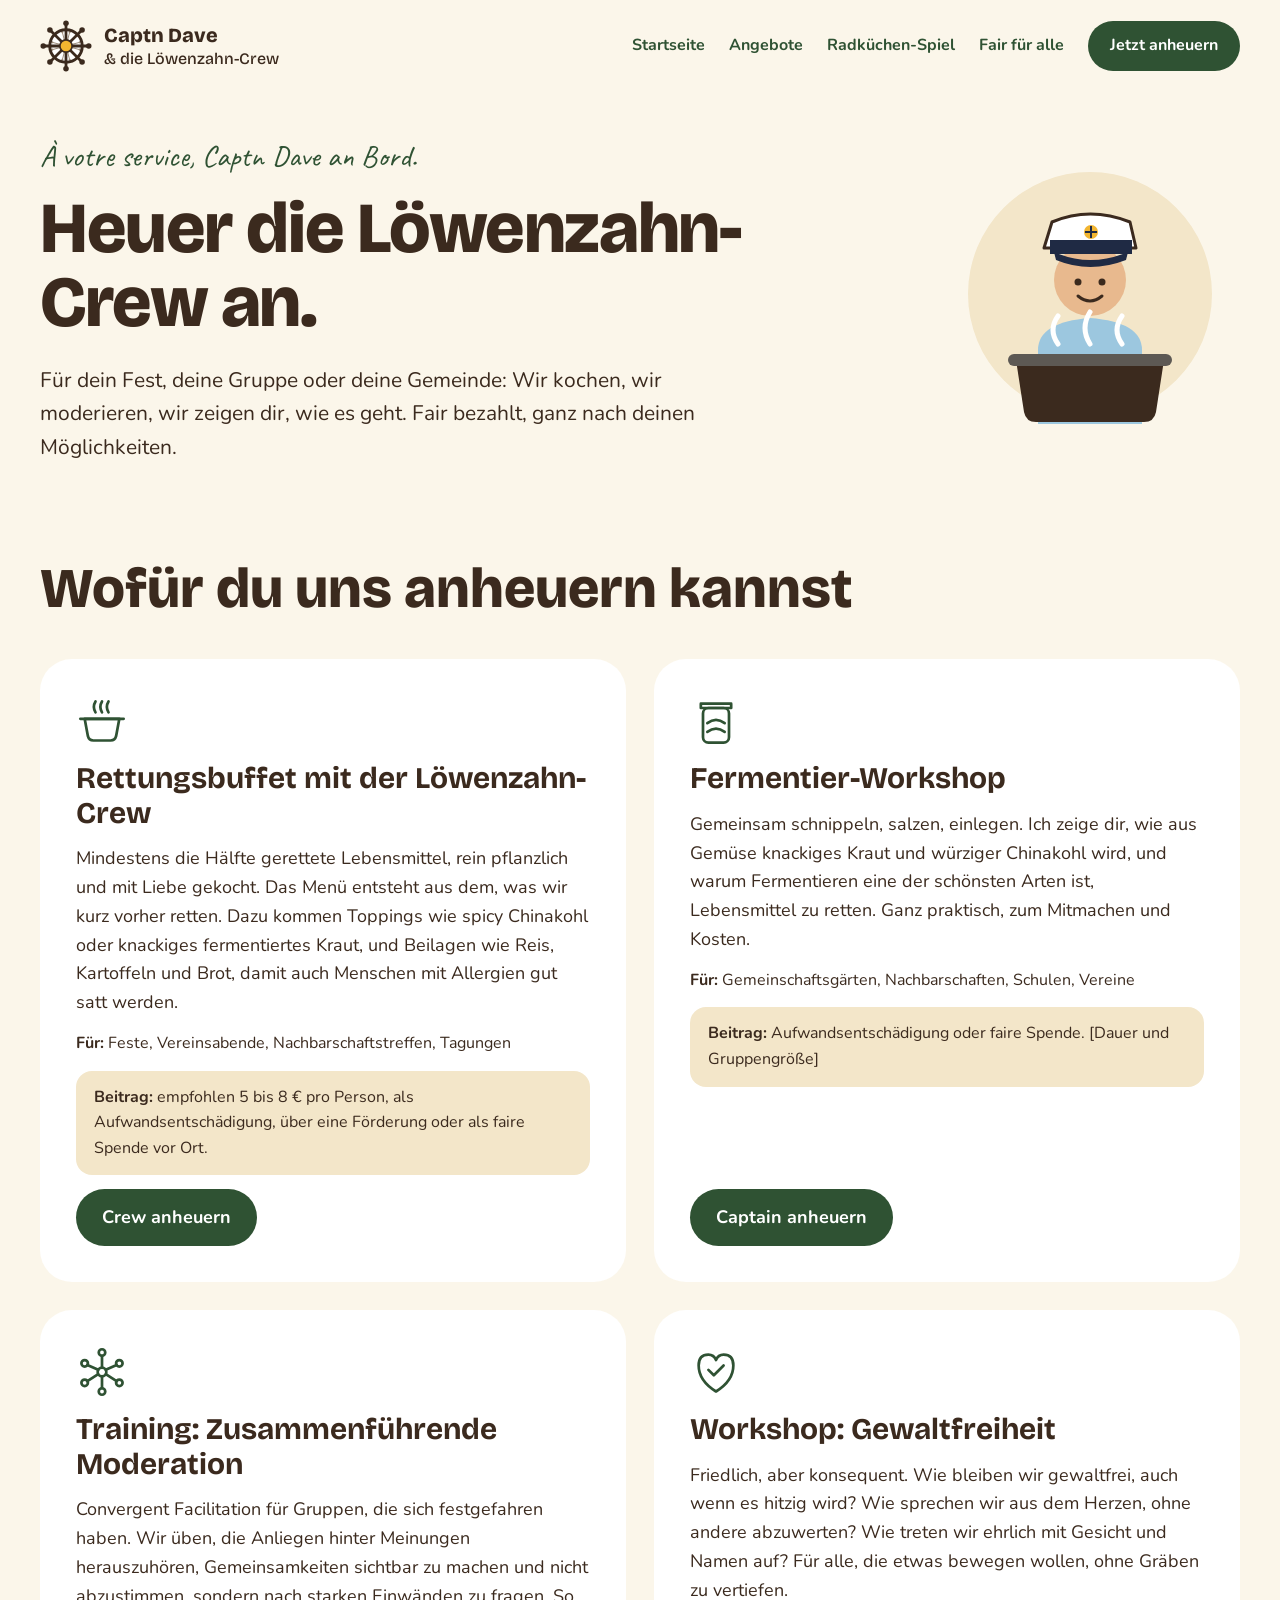
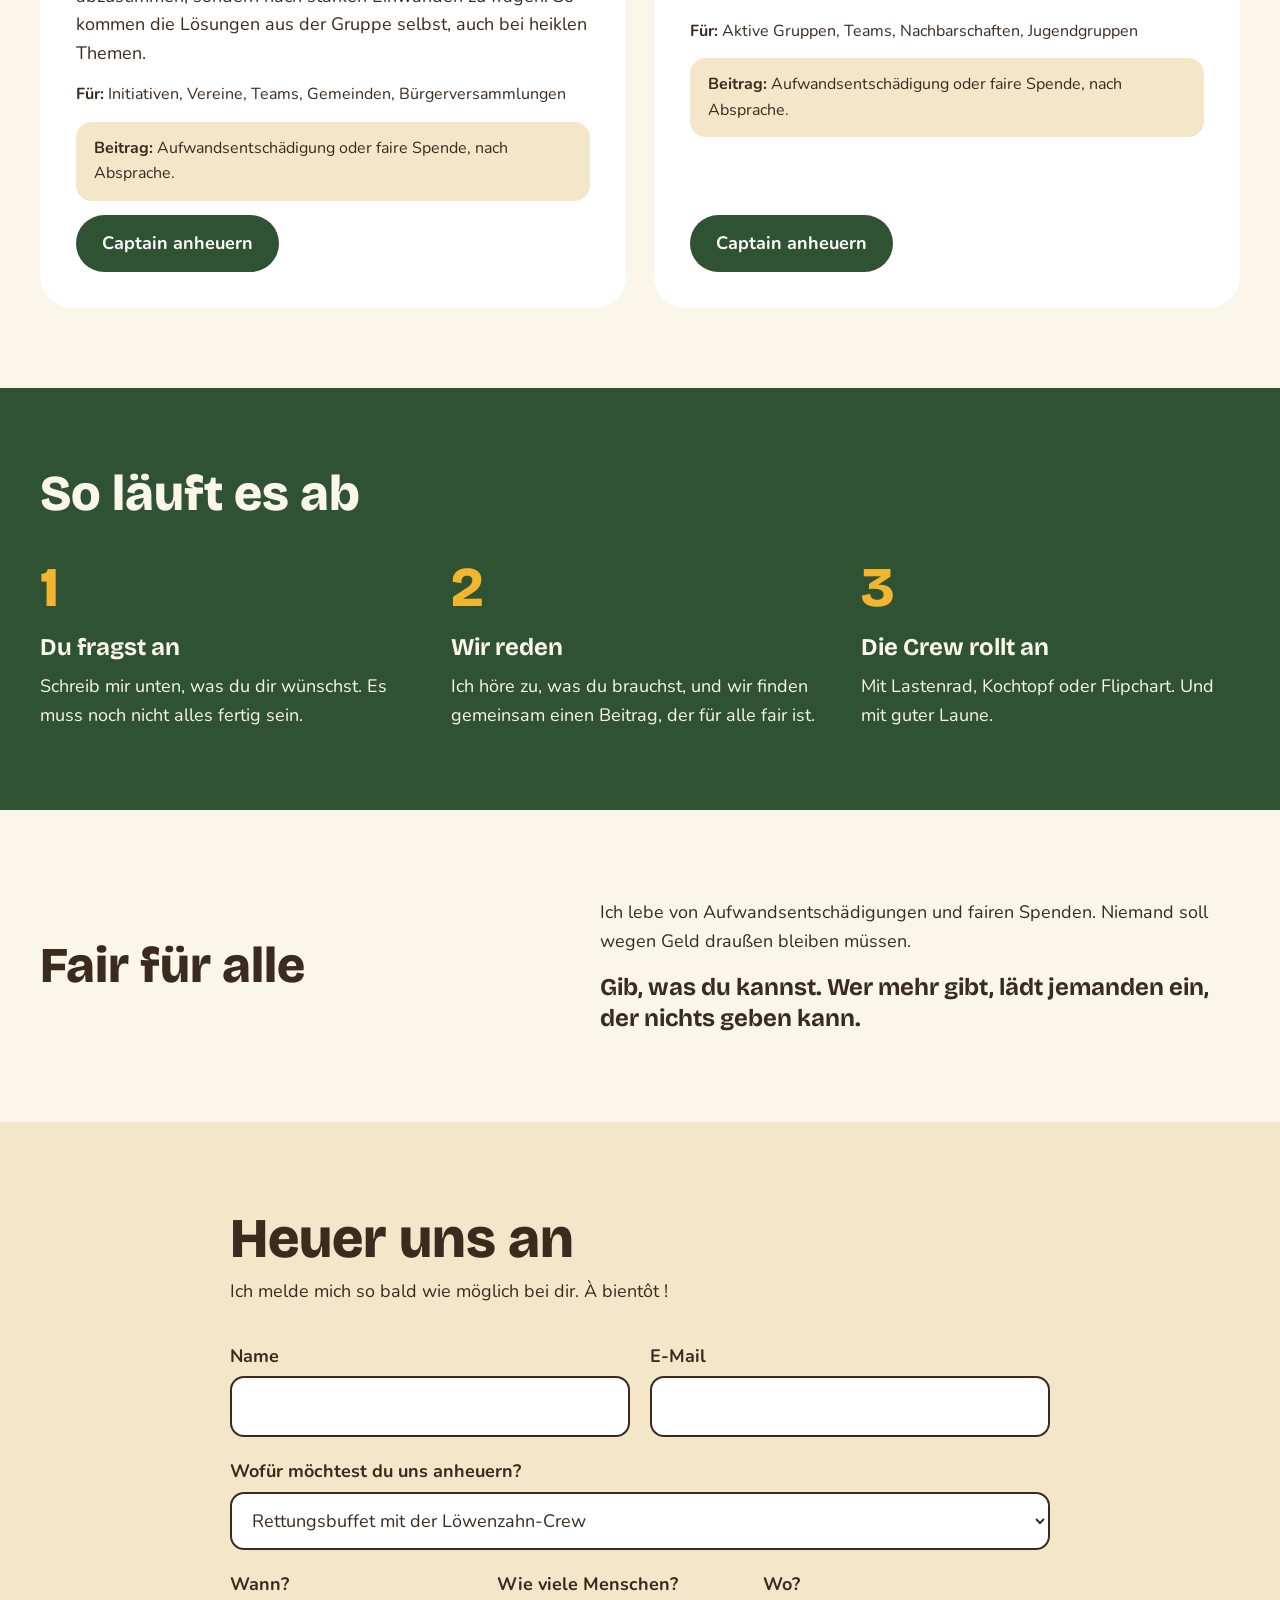
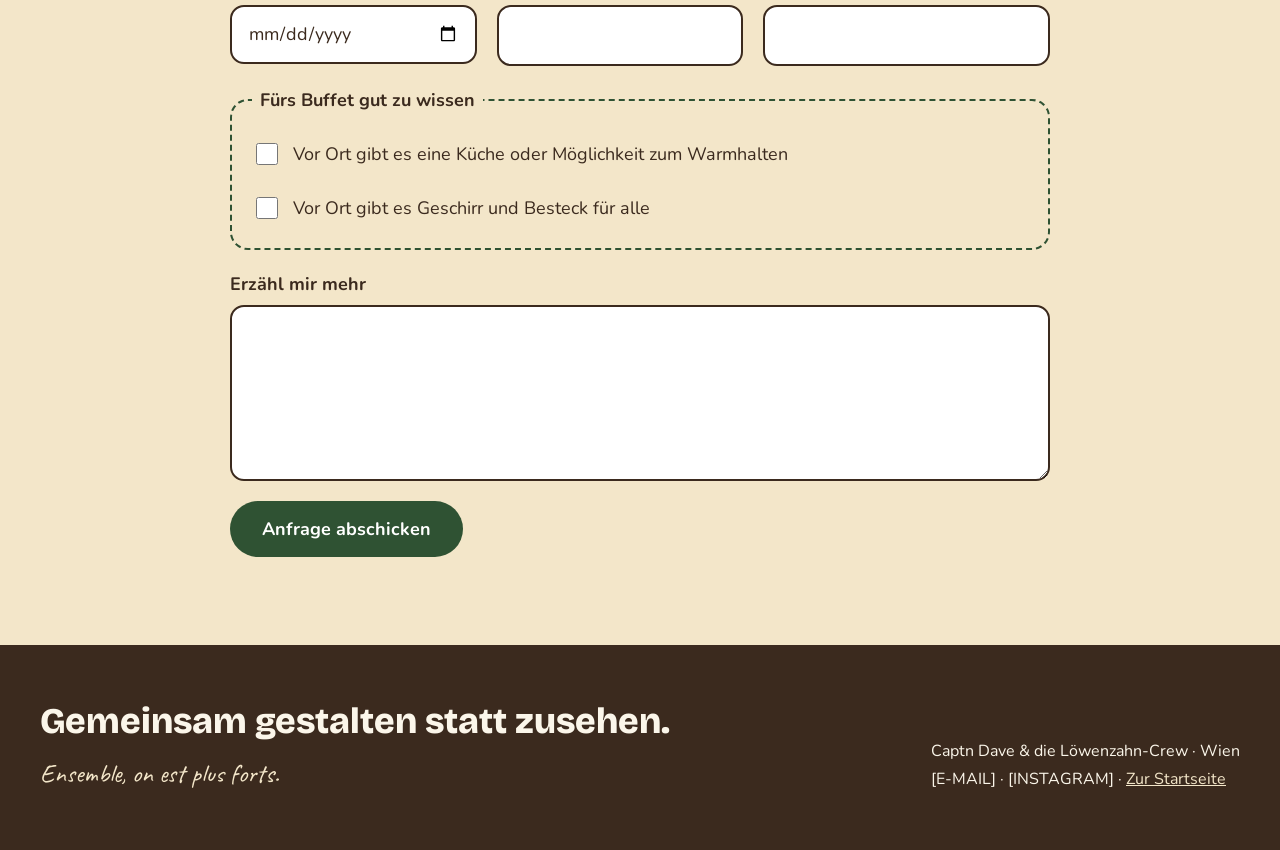
<file: anheuern.html>
<!doctype html>
<html lang="de">
<head>
<meta charset="utf-8">
<meta name="viewport" content="width=device-width, initial-scale=1">
<title>Löwenzahn-Crew anheuern</title>
<meta name="description" content="Heuer die Löwenzahn-Crew an: Rettungsbuffets, Fermentier-Workshops, Training in zusammenführender Moderation und Workshops zu Gewaltfreiheit.">
<link rel="icon" href="favicon.svg" type="image/svg+xml">
<link rel="preconnect" href="https://fonts.googleapis.com">
<link rel="stylesheet" href="https://fonts.googleapis.com/css2?family=Bricolage+Grotesque:opsz,wght@12..96,500;12..96,700;12..96,800&amp;family=Nunito:wght@400;600;700&amp;family=Caveat:wght@600&amp;display=swap">
<style>
body{margin:0;background:#FBF6EA}
a{color:#2F5233}a:hover{color:#1E3822}
</style>
<style>[hidden]{display:none !important}</style>
<script src="app.js?v=20261025e" defer></script>
</head>
<body data-page="anheuern">
<div style="background: #FBF6EA; color: #3B2A1E; font-family: 'Nunito', system-ui, sans-serif; font-size: 18px; line-height: 1.6">

<header style="max-width: 1200px; margin: 0 auto; padding: 20px 24px; display: flex; flex-wrap: wrap; align-items: center; justify-content: space-between; gap: 16px">
<a href="index.html" style="display: flex; align-items: center; gap: 12px; text-decoration: none; color: #3B2A1E">
<svg width="52" height="52" viewBox="0 0 64 64" aria-hidden="true"><circle cx="32" cy="32" r="20" fill="#FFFFFF"></circle><g stroke="#9A8A78" stroke-width="1.2" stroke-linecap="round"><line x1="39.7" y1="34.1" x2="48.9" y2="36.5"></line><line x1="37.7" y1="37.7" x2="44.4" y2="44.4"></line><line x1="34.1" y1="39.7" x2="36.5" y2="48.9"></line><line x1="29.9" y1="39.7" x2="27.5" y2="48.9"></line><line x1="26.3" y1="37.7" x2="19.6" y2="44.4"></line><line x1="24.3" y1="34.1" x2="15.1" y2="36.5"></line><line x1="24.3" y1="29.9" x2="15.1" y2="27.5"></line><line x1="26.3" y1="26.3" x2="19.6" y2="19.6"></line><line x1="29.9" y1="24.3" x2="27.5" y2="15.1"></line><line x1="34.1" y1="24.3" x2="36.5" y2="15.1"></line><line x1="37.7" y1="26.3" x2="44.4" y2="19.6"></line><line x1="39.7" y1="29.9" x2="48.9" y2="27.5"></line></g><g fill="#9A8A78"><circle cx="48.9" cy="36.5" r="1.3"></circle><circle cx="44.4" cy="44.4" r="1.3"></circle><circle cx="36.5" cy="48.9" r="1.3"></circle><circle cx="27.5" cy="48.9" r="1.3"></circle><circle cx="19.6" cy="44.4" r="1.3"></circle><circle cx="15.1" cy="36.5" r="1.3"></circle><circle cx="15.1" cy="27.5" r="1.3"></circle><circle cx="19.6" cy="19.6" r="1.3"></circle><circle cx="27.5" cy="15.1" r="1.3"></circle><circle cx="36.5" cy="15.1" r="1.3"></circle><circle cx="44.4" cy="19.6" r="1.3"></circle><circle cx="48.9" cy="27.5" r="1.3"></circle></g><g stroke="#3B2A1E" stroke-width="3.4" stroke-linecap="round"><line x1="39.0" y1="32.0" x2="59.0" y2="32.0"></line><line x1="36.9" y1="36.9" x2="51.1" y2="51.1"></line><line x1="32.0" y1="39.0" x2="32.0" y2="59.0"></line><line x1="27.1" y1="36.9" x2="12.9" y2="51.1"></line><line x1="25.0" y1="32.0" x2="5.0" y2="32.0"></line><line x1="27.1" y1="27.1" x2="12.9" y2="12.9"></line><line x1="32.0" y1="25.0" x2="32.0" y2="5.0"></line><line x1="36.9" y1="27.1" x2="51.1" y2="12.9"></line></g><g fill="#3B2A1E"><circle cx="60.0" cy="32.0" r="3.4"></circle><circle cx="51.8" cy="51.8" r="3.4"></circle><circle cx="32.0" cy="60.0" r="3.4"></circle><circle cx="12.2" cy="51.8" r="3.4"></circle><circle cx="4.0" cy="32.0" r="3.4"></circle><circle cx="12.2" cy="12.2" r="3.4"></circle><circle cx="32.0" cy="4.0" r="3.4"></circle><circle cx="51.8" cy="12.2" r="3.4"></circle></g><circle cx="32" cy="32" r="20" fill="none" stroke="#3B2A1E" stroke-width="3.6"></circle><circle cx="32" cy="32" r="7.5" fill="#F2B530" stroke="#3B2A1E" stroke-width="2"></circle></svg>
<span style="font-family: 'Bricolage Grotesque', sans-serif; font-weight: 800; font-size: 20px; line-height: 1.1">Captn Dave<br><span style="font-weight: 500; font-size: 16px">&amp; die Löwenzahn-Crew</span></span>
</a>
<nav aria-label="Hauptmenü" style="display: flex; flex-wrap: wrap; align-items: center; gap: 8px 24px; font-weight: 700; font-size: 16px">
<a href="index.html" style="text-decoration: none; padding: 10px 0">Startseite</a>
<a href="#angebote" style="text-decoration: none; padding: 10px 0">Angebote</a>
<a href="radkueche.html" style="text-decoration: none; padding: 10px 0">Radküchen-Spiel</a>
<a href="#fair" style="text-decoration: none; padding: 10px 0">Fair für alle</a>
<a href="#anfrage" style="text-decoration: none; background: #2F5233; color: #FFFFFF; padding: 12px 22px; border-radius: 999px">Jetzt anheuern</a>
</nav>
</header>

<section style="max-width: 1200px; margin: 0 auto; padding: 40px 24px 72px; display: flex; flex-wrap: wrap; align-items: center; gap: 40px">
<div style="flex: 1 1 520px; min-width: 0">
<p style="margin: 0 0 12px; font-family: 'Caveat', cursive; font-size: 30px; color: #2F5233">À votre service, Captn Dave an Bord.</p>
<h1 style="margin: 0; font-family: 'Bricolage Grotesque', sans-serif; font-weight: 800; font-size: clamp(42px, 5.6vw, 76px); line-height: 1.03; letter-spacing: -0.02em">Heuer die Löwenzahn-Crew an.</h1>
<p style="margin: 24px 0 0; font-size: 21px; max-width: 34em">Für dein Fest, deine Gruppe oder deine Gemeinde: Wir kochen, wir moderieren, wir zeigen dir, wie es geht. Fair bezahlt, ganz nach deinen Möglichkeiten.</p>
</div>
<div style="flex: 0 1 300px; min-width: 0">
<svg viewBox="0 0 300 260" width="100%" role="img" aria-label="Captn Dave mit Kapitänsmütze hinter einem dampfenden Kochtopf">
<circle cx="150" cy="130" r="122" fill="#F3E6C9"></circle>
<path d="M98 260 L98 186 Q98 158 150 154 Q202 158 202 186 L202 260 Z" fill="#9CC7DF"></path>
<circle cx="150" cy="116" r="36" fill="#E8B98E"></circle>
<path d="M104 84 L112 58 Q150 42 190 58 L196 84 Z" fill="#FFFFFF" stroke="#3B2A1E" stroke-width="3" stroke-linejoin="round"></path>
<rect x="110" y="76" width="82" height="14" fill="#1F2A44"></rect>
<path d="M114 88 Q150 104 188 88 L186 96 Q150 110 116 96 Z" fill="#1F2A44"></path>
<circle cx="151" cy="68" r="7" fill="#F2B530"></circle><path d="M145 68 L157 68 M151 62 L151 74" stroke="#1F2A44" stroke-width="2"></path>
<circle cx="138" cy="118" r="3.5" fill="#3B2A1E"></circle><circle cx="162" cy="118" r="3.5" fill="#3B2A1E"></circle>
<path d="M138 132 Q150 142 162 132" fill="none" stroke="#3B2A1E" stroke-width="3" stroke-linecap="round"></path>
<path d="M76 196 L224 196 L216 248 Q214 258 204 258 L96 258 Q86 258 84 248 Z" fill="#3B2A1E"></path>
<rect x="68" y="190" width="164" height="12" rx="6" fill="#5D5954"></rect>
<path d="M118 180 Q108 166 118 152 M150 180 Q140 164 150 148 M182 180 Q172 166 182 152" fill="none" stroke="#FFFFFF" stroke-width="5" stroke-linecap="round"></path>
</svg>
</div>
</section>

<section id="angebote" style="max-width: 1200px; margin: 0 auto; padding: 24px 24px 80px">
<h2 style="margin: 0 0 40px; font-family: 'Bricolage Grotesque', sans-serif; font-weight: 800; font-size: clamp(34px, 4.4vw, 56px); line-height: 1.05">Wofür du uns anheuern kannst</h2>
<div style="display: flex; flex-wrap: wrap; gap: 28px">

<article style="flex: 1 1 460px; min-width: 0; background: #FFFFFF; border-radius: 32px; padding: 36px; display: flex; flex-direction: column; gap: 14px">
<svg width="52" height="52" viewBox="0 0 48 48" fill="none" stroke="#2F5233" stroke-width="2.5" stroke-linecap="round" stroke-linejoin="round" aria-hidden="true"><path d="M8 22 L40 22 L37 38 Q36 42 32 42 L16 42 Q12 42 11 38 Z"></path><path d="M4 22 L44 22"></path><path d="M18 16 Q15 11 18 6 M24 16 Q21 11 24 6 M30 16 Q27 11 30 6"></path></svg>
<h3 style="margin: 0; font-family: 'Bricolage Grotesque', sans-serif; font-size: 30px; line-height: 1.15">Rettungsbuffet mit der Löwenzahn-Crew</h3>
<p style="margin: 0">Mindestens die Hälfte gerettete Lebensmittel, rein pflanzlich und mit Liebe gekocht. Das Menü entsteht aus dem, was wir kurz vorher retten. Dazu kommen Toppings wie spicy Chinakohl oder knackiges fermentiertes Kraut, und Beilagen wie Reis, Kartoffeln und Brot, damit auch Menschen mit Allergien gut satt werden.</p>
<p style="margin: 0; font-size: 16px"><strong>Für:</strong> Feste, Vereinsabende, Nachbarschaftstreffen, Tagungen</p>
<p style="margin: 0; padding: 14px 18px; background: #F3E6C9; border-radius: 16px; font-size: 16px"><strong>Beitrag:</strong> empfohlen 5 bis 8 € pro Person, als Aufwandsentschädigung, über eine Förderung oder als faire Spende vor Ort.</p>
<a href="#anfrage" data-click="pickBuffet" style="align-self: flex-start; margin-top: auto; text-decoration: none; background: #2F5233; color: #FFFFFF; font-weight: 700; padding: 14px 26px; border-radius: 999px">Crew anheuern</a>
</article>

<article style="flex: 1 1 460px; min-width: 0; background: #FFFFFF; border-radius: 32px; padding: 36px; display: flex; flex-direction: column; gap: 14px">
<svg width="52" height="52" viewBox="0 0 48 48" fill="none" stroke="#2F5233" stroke-width="2.5" stroke-linecap="round" stroke-linejoin="round" aria-hidden="true"><rect x="12" y="12" width="24" height="32" rx="5"></rect><path d="M10 8 L38 8 L38 12 L10 12 Z"></path><path d="M16 26 Q24 20 32 26 M16 34 Q24 28 32 34"></path></svg>
<h3 style="margin: 0; font-family: 'Bricolage Grotesque', sans-serif; font-size: 30px; line-height: 1.15">Fermentier-Workshop</h3>
<p style="margin: 0">Gemeinsam schnippeln, salzen, einlegen. Ich zeige dir, wie aus Gemüse knackiges Kraut und würziger Chinakohl wird, und warum Fermentieren eine der schönsten Arten ist, Lebensmittel zu retten. Ganz praktisch, zum Mitmachen und Kosten.</p>
<p style="margin: 0; font-size: 16px"><strong>Für:</strong> Gemeinschaftsgärten, Nachbarschaften, Schulen, Vereine</p>
<p style="margin: 0; padding: 14px 18px; background: #F3E6C9; border-radius: 16px; font-size: 16px"><strong>Beitrag:</strong> Aufwandsentschädigung oder faire Spende. [Dauer und Gruppengröße]</p>
<a href="#anfrage" data-click="pickFerment" style="align-self: flex-start; margin-top: auto; text-decoration: none; background: #2F5233; color: #FFFFFF; font-weight: 700; padding: 14px 26px; border-radius: 999px">Captain anheuern</a>
</article>

<article style="flex: 1 1 460px; min-width: 0; background: #FFFFFF; border-radius: 32px; padding: 36px; display: flex; flex-direction: column; gap: 14px">
<svg width="52" height="52" viewBox="0 0 48 48" fill="none" stroke="#2F5233" stroke-width="2.5" stroke-linecap="round" stroke-linejoin="round" aria-hidden="true"><circle cx="24" cy="24" r="4"></circle><circle cx="24" cy="6" r="3"></circle><circle cx="40" cy="16" r="3"></circle><circle cx="40" cy="34" r="3"></circle><circle cx="24" cy="42" r="3"></circle><circle cx="8" cy="34" r="3"></circle><circle cx="8" cy="16" r="3"></circle><path d="M24 9 L24 20 M37.5 17.5 L27.5 22 M37.5 32.5 L27.5 26 M24 39 L24 28 M10.5 32.5 L20.5 26 M10.5 17.5 L20.5 22"></path></svg>
<h3 style="margin: 0; font-family: 'Bricolage Grotesque', sans-serif; font-size: 30px; line-height: 1.15">Training: Zusammenführende Moderation</h3>
<p style="margin: 0">Convergent Facilitation für Gruppen, die sich festgefahren haben. Wir üben, die Anliegen hinter Meinungen herauszuhören, Gemeinsamkeiten sichtbar zu machen und nicht abzustimmen, sondern nach starken Einwänden zu fragen. So kommen die Lösungen aus der Gruppe selbst, auch bei heiklen Themen.</p>
<p style="margin: 0; font-size: 16px"><strong>Für:</strong> Initiativen, Vereine, Teams, Gemeinden, Bürgerversammlungen</p>
<p style="margin: 0; padding: 14px 18px; background: #F3E6C9; border-radius: 16px; font-size: 16px"><strong>Beitrag:</strong> Aufwandsentschädigung oder faire Spende, nach Absprache.</p>
<a href="#anfrage" data-click="pickModeration" style="align-self: flex-start; margin-top: auto; text-decoration: none; background: #2F5233; color: #FFFFFF; font-weight: 700; padding: 14px 26px; border-radius: 999px">Captain anheuern</a>
</article>

<article style="flex: 1 1 460px; min-width: 0; background: #FFFFFF; border-radius: 32px; padding: 36px; display: flex; flex-direction: column; gap: 14px">
<svg width="52" height="52" viewBox="0 0 48 48" fill="none" stroke="#2F5233" stroke-width="2.5" stroke-linecap="round" stroke-linejoin="round" aria-hidden="true"><path d="M24 42 Q8 32 8 18 Q8 8 17 8 Q22 8 24 13 Q26 8 31 8 Q40 8 40 18 Q40 32 24 42 Z"></path><path d="M17 22 L22 27 L31 18"></path></svg>
<h3 style="margin: 0; font-family: 'Bricolage Grotesque', sans-serif; font-size: 30px; line-height: 1.15">Workshop: Gewaltfreiheit</h3>
<p style="margin: 0">Friedlich, aber konsequent. Wie bleiben wir gewaltfrei, auch wenn es hitzig wird? Wie sprechen wir aus dem Herzen, ohne andere abzuwerten? Wie treten wir ehrlich mit Gesicht und Namen auf? Für alle, die etwas bewegen wollen, ohne Gräben zu vertiefen.</p>
<p style="margin: 0; font-size: 16px"><strong>Für:</strong> Aktive Gruppen, Teams, Nachbarschaften, Jugendgruppen</p>
<p style="margin: 0; padding: 14px 18px; background: #F3E6C9; border-radius: 16px; font-size: 16px"><strong>Beitrag:</strong> Aufwandsentschädigung oder faire Spende, nach Absprache.</p>
<a href="#anfrage" data-click="pickNonviolence" style="align-self: flex-start; margin-top: auto; text-decoration: none; background: #2F5233; color: #FFFFFF; font-weight: 700; padding: 14px 26px; border-radius: 999px">Captain anheuern</a>
</article>

</div>
</section>

<section style="background: #2F5233; color: #FBF6EA">
<div style="max-width: 1200px; margin: 0 auto; padding: 80px 24px">
<h2 style="margin: 0 0 40px; font-family: 'Bricolage Grotesque', sans-serif; font-weight: 800; font-size: clamp(32px, 4vw, 50px); line-height: 1.05">So läuft es ab</h2>
<div style="display: flex; flex-wrap: wrap; gap: 32px">
<div style="flex: 1 1 260px; min-width: 0"><p style="margin: 0; font-family: 'Bricolage Grotesque', sans-serif; font-weight: 800; font-size: 56px; line-height: 1; color: #F2B530">1</p><h3 style="margin: 12px 0 6px; font-family: 'Bricolage Grotesque', sans-serif; font-size: 24px">Du fragst an</h3><p style="margin: 0">Schreib mir unten, was du dir wünschst. Es muss noch nicht alles fertig sein.</p></div>
<div style="flex: 1 1 260px; min-width: 0"><p style="margin: 0; font-family: 'Bricolage Grotesque', sans-serif; font-weight: 800; font-size: 56px; line-height: 1; color: #F2B530">2</p><h3 style="margin: 12px 0 6px; font-family: 'Bricolage Grotesque', sans-serif; font-size: 24px">Wir reden</h3><p style="margin: 0">Ich höre zu, was du brauchst, und wir finden gemeinsam einen Beitrag, der für alle fair ist.</p></div>
<div style="flex: 1 1 260px; min-width: 0"><p style="margin: 0; font-family: 'Bricolage Grotesque', sans-serif; font-weight: 800; font-size: 56px; line-height: 1; color: #F2B530">3</p><h3 style="margin: 12px 0 6px; font-family: 'Bricolage Grotesque', sans-serif; font-size: 24px">Die Crew rollt an</h3><p style="margin: 0">Mit Lastenrad, Kochtopf oder Flipchart. Und mit guter Laune.</p></div>
</div>
</div>
</section>

<section id="fair" style="max-width: 1200px; margin: 0 auto; padding: 88px 24px; display: flex; flex-wrap: wrap; gap: 40px; align-items: center">
<h2 style="flex: 1 1 360px; min-width: 0; margin: 0; font-family: 'Bricolage Grotesque', sans-serif; font-weight: 800; font-size: clamp(32px, 4vw, 50px); line-height: 1.08">Fair für alle</h2>
<div style="flex: 1 1 480px; min-width: 0">
<p style="margin: 0 0 16px">Ich lebe von Aufwandsentschädigungen und fairen Spenden. Niemand soll wegen Geld draußen bleiben müssen.</p>
<p style="margin: 0; font-family: 'Bricolage Grotesque', sans-serif; font-weight: 700; font-size: 24px; line-height: 1.3">Gib, was du kannst. Wer mehr gibt, lädt jemanden ein, der nichts geben kann.</p>
</div>
</section>

<section id="anfrage" style="background: #F3E6C9">
<div style="max-width: 820px; margin: 0 auto; padding: 88px 24px">
<h2 style="margin: 0 0 8px; font-family: 'Bricolage Grotesque', sans-serif; font-weight: 800; font-size: clamp(34px, 4.4vw, 56px); line-height: 1.05">Heuer uns an</h2>
<p style="margin: 0 0 36px">Ich melde mich so bald wie möglich bei dir. À bientôt !</p>
<div data-if="notSent">
<form style="display: flex; flex-direction: column; gap: 20px">
<div style="display: flex; flex-wrap: wrap; gap: 20px">
<div style="flex: 1 1 260px; min-width: 0; display: flex; flex-direction: column; gap: 6px"><label for="f-name" style="font-weight: 700">Name</label><input id="f-name" type="text" autocomplete="name" style="font: inherit; padding: 14px 16px; border: 2px solid #3B2A1E; border-radius: 14px; background: #FFFFFF; color: #3B2A1E"></div>
<div style="flex: 1 1 260px; min-width: 0; display: flex; flex-direction: column; gap: 6px"><label for="f-mail" style="font-weight: 700">E-Mail</label><input id="f-mail" type="email" autocomplete="email" style="font: inherit; padding: 14px 16px; border: 2px solid #3B2A1E; border-radius: 14px; background: #FFFFFF; color: #3B2A1E"></div>
</div>
<div style="display: flex; flex-direction: column; gap: 6px"><label for="f-offer" style="font-weight: 700">Wofür möchtest du uns anheuern?</label>
<select id="f-offer" data-bind-value="{{offer}}" style="font: inherit; padding: 14px 16px; border: 2px solid #3B2A1E; border-radius: 14px; background: #FFFFFF; color: #3B2A1E">
<option value="buffet">Rettungsbuffet mit der Löwenzahn-Crew</option>
<option value="ferment">Fermentier-Workshop</option>
<option value="moderation">Training: Zusammenführende Moderation</option>
<option value="nonviolence">Workshop: Gewaltfreiheit</option>
<option value="unsure">Ich weiß es noch nicht, lass uns reden</option>
</select></div>
<div style="display: flex; flex-wrap: wrap; gap: 20px">
<div style="flex: 1 1 180px; min-width: 0; display: flex; flex-direction: column; gap: 6px"><label for="f-date" style="font-weight: 700">Wann?</label><input id="f-date" type="date" style="font: inherit; padding: 12px 16px; border: 2px solid #3B2A1E; border-radius: 14px; background: #FFFFFF; color: #3B2A1E"></div>
<div style="flex: 1 1 180px; min-width: 0; display: flex; flex-direction: column; gap: 6px"><label for="f-people" style="font-weight: 700">Wie viele Menschen?</label><input id="f-people" type="number" min="1" style="font: inherit; padding: 14px 16px; border: 2px solid #3B2A1E; border-radius: 14px; background: #FFFFFF; color: #3B2A1E"></div>
<div style="flex: 1 1 220px; min-width: 0; display: flex; flex-direction: column; gap: 6px"><label for="f-place" style="font-weight: 700">Wo?</label><input id="f-place" type="text" style="font: inherit; padding: 14px 16px; border: 2px solid #3B2A1E; border-radius: 14px; background: #FFFFFF; color: #3B2A1E"></div>
</div>
<div data-if="isBuffet">
<fieldset style="margin: 0; border: 2px dashed #2F5233; border-radius: 18px; padding: 18px 20px; display: flex; flex-direction: column; gap: 10px">
<legend style="font-weight: 700; padding: 0 8px">Fürs Buffet gut zu wissen</legend>
<label style="display: flex; gap: 12px; align-items: center; min-height: 44px"><input type="checkbox" style="width: 22px; height: 22px; accent-color: #2F5233">Vor Ort gibt es eine Küche oder Möglichkeit zum Warmhalten</label>
<label style="display: flex; gap: 12px; align-items: center; min-height: 44px"><input type="checkbox" style="width: 22px; height: 22px; accent-color: #2F5233">Vor Ort gibt es Geschirr und Besteck für alle</label>
</fieldset>
</div>
<div style="display: flex; flex-direction: column; gap: 6px"><label for="f-msg" style="font-weight: 700">Erzähl mir mehr</label><textarea id="f-msg" rows="5" style="font: inherit; padding: 14px 16px; border: 2px solid #3B2A1E; border-radius: 14px; background: #FFFFFF; color: #3B2A1E; resize: vertical"></textarea></div>
<button type="button" data-click="send" style="align-self: flex-start; border: 0; cursor: pointer; background: #2F5233; color: #FFFFFF; font-family: 'Nunito', sans-serif; font-weight: 700; font-size: 18px; padding: 16px 32px; border-radius: 999px">Anfrage abschicken</button>
</form>
</div>
<div data-if="sent">
<div role="status" style="background: #FFFFFF; border-radius: 28px; padding: 40px">
<p style="margin: 0 0 8px; font-family: 'Caveat', cursive; font-size: 34px; color: #2F5233">Merci beaucoup!</p>
<p style="margin: 0; font-family: 'Bricolage Grotesque', sans-serif; font-weight: 700; font-size: 24px">Deine Anheuer-Anfrage ist unterwegs. Ich melde mich bald bei dir.</p>
</div>
</div>
</div>
</section>

<footer style="background: #3B2A1E; color: #FBF6EA">
<div style="max-width: 1200px; margin: 0 auto; padding: 56px 24px; display: flex; flex-wrap: wrap; justify-content: space-between; gap: 24px; align-items: flex-end">
<div style="flex: 1 1 380px; min-width: 0">
<p style="margin: 0; font-family: 'Bricolage Grotesque', sans-serif; font-weight: 800; font-size: clamp(26px, 3vw, 36px); line-height: 1.15">Gemeinsam gestalten statt zusehen.</p>
<p style="margin: 10px 0 0; font-family: 'Caveat', cursive; font-size: 26px; color: #F3E6C9">Ensemble, on est plus forts.</p>
</div>
<div style="flex: 0 1 auto; font-size: 16px; line-height: 1.8">
<p style="margin: 0">Captn Dave &amp; die Löwenzahn-Crew · Wien</p>
<p style="margin: 0">[E-MAIL] · [INSTAGRAM] · <a href="index.html" style="color: #F3E6C9">Zur Startseite</a></p>
</div>
</div>
</footer>

</div>
</body>
</html>
</file>
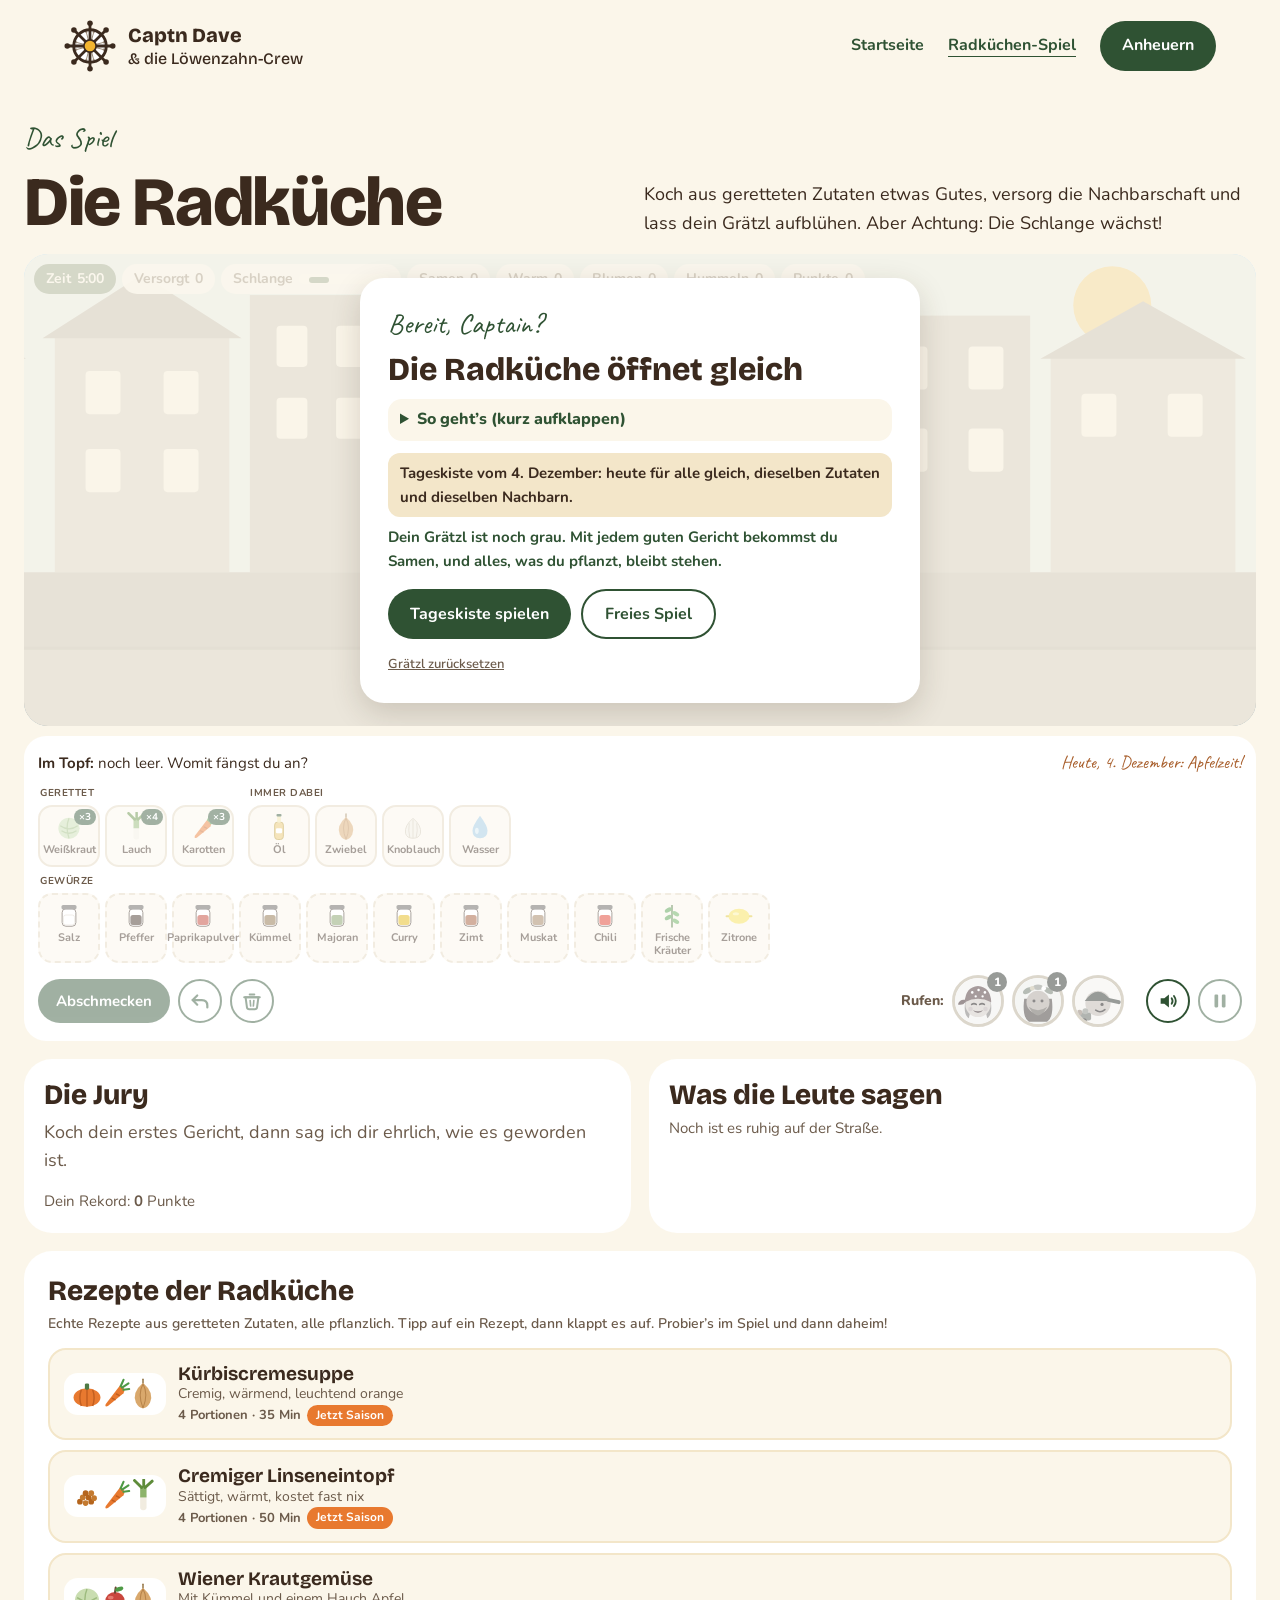
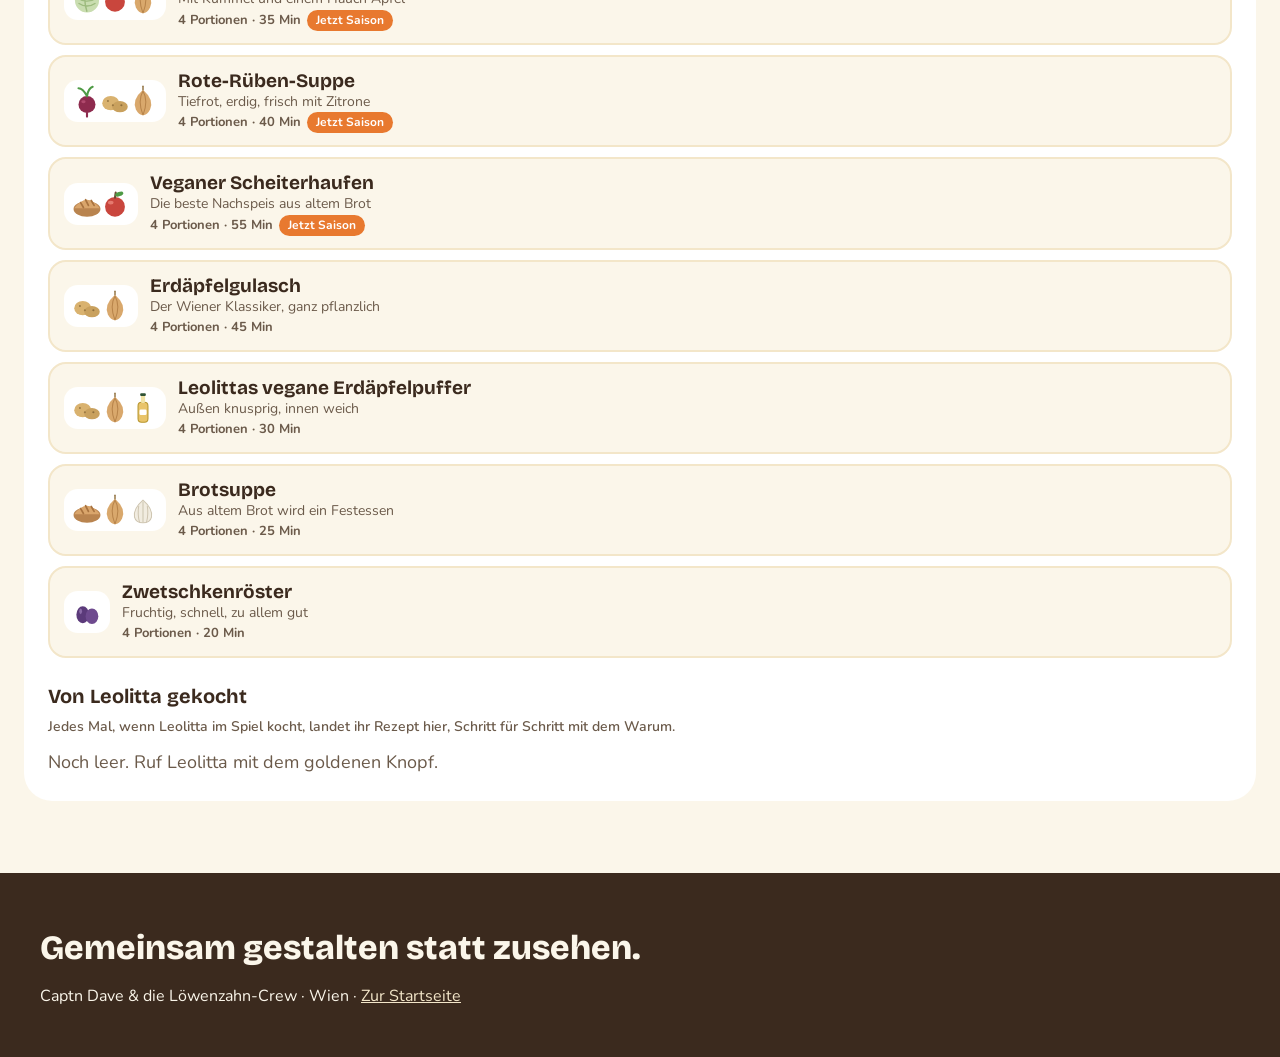
<file: radkueche.html>
<!doctype html>
<html lang="de">
<head>
<meta charset="utf-8">
<meta name="viewport" content="width=device-width, initial-scale=1">
<title>Die Radküche – das Spiel der Löwenzahn-Crew</title>
<meta name="description" content="Koch aus geretteten, saisonalen Zutaten etwas Gutes, versorg die Nachbarschaft und lass dein Grätzl aufblühen. Ein Spiel der Löwenzahn-Crew.">
<link rel="icon" href="favicon.svg" type="image/svg+xml">
<link rel="preconnect" href="https://fonts.googleapis.com">
<link rel="stylesheet" href="https://fonts.googleapis.com/css2?family=Bricolage+Grotesque:opsz,wght@12..96,500;12..96,700;12..96,800&amp;family=Nunito:wght@400;600;700&amp;family=Caveat:wght@600&amp;display=swap">
<link rel="stylesheet" href="radkueche.css?v=20261025e">
<script src="radkueche.js?v=20261025e" defer></script>
</head>
<body>
<div class="page">

<header class="top">
<a href="index.html" class="brand"><svg width="52" height="52" viewBox="0 0 64 64" aria-hidden="true"><circle cx="32" cy="32" r="20" fill="#FFFFFF"></circle><g stroke="#9A8A78" stroke-width="1.2" stroke-linecap="round"><line x1="39.7" y1="34.1" x2="48.9" y2="36.5"></line><line x1="37.7" y1="37.7" x2="44.4" y2="44.4"></line><line x1="34.1" y1="39.7" x2="36.5" y2="48.9"></line><line x1="29.9" y1="39.7" x2="27.5" y2="48.9"></line><line x1="26.3" y1="37.7" x2="19.6" y2="44.4"></line><line x1="24.3" y1="34.1" x2="15.1" y2="36.5"></line><line x1="24.3" y1="29.9" x2="15.1" y2="27.5"></line><line x1="26.3" y1="26.3" x2="19.6" y2="19.6"></line><line x1="29.9" y1="24.3" x2="27.5" y2="15.1"></line><line x1="34.1" y1="24.3" x2="36.5" y2="15.1"></line><line x1="37.7" y1="26.3" x2="44.4" y2="19.6"></line><line x1="39.7" y1="29.9" x2="48.9" y2="27.5"></line></g><g fill="#9A8A78"><circle cx="48.9" cy="36.5" r="1.3"></circle><circle cx="44.4" cy="44.4" r="1.3"></circle><circle cx="36.5" cy="48.9" r="1.3"></circle><circle cx="27.5" cy="48.9" r="1.3"></circle><circle cx="19.6" cy="44.4" r="1.3"></circle><circle cx="15.1" cy="36.5" r="1.3"></circle><circle cx="15.1" cy="27.5" r="1.3"></circle><circle cx="19.6" cy="19.6" r="1.3"></circle><circle cx="27.5" cy="15.1" r="1.3"></circle><circle cx="36.5" cy="15.1" r="1.3"></circle><circle cx="44.4" cy="19.6" r="1.3"></circle><circle cx="48.9" cy="27.5" r="1.3"></circle></g><g stroke="#3B2A1E" stroke-width="3.4" stroke-linecap="round"><line x1="39.0" y1="32.0" x2="59.0" y2="32.0"></line><line x1="36.9" y1="36.9" x2="51.1" y2="51.1"></line><line x1="32.0" y1="39.0" x2="32.0" y2="59.0"></line><line x1="27.1" y1="36.9" x2="12.9" y2="51.1"></line><line x1="25.0" y1="32.0" x2="5.0" y2="32.0"></line><line x1="27.1" y1="27.1" x2="12.9" y2="12.9"></line><line x1="32.0" y1="25.0" x2="32.0" y2="5.0"></line><line x1="36.9" y1="27.1" x2="51.1" y2="12.9"></line></g><g fill="#3B2A1E"><circle cx="60.0" cy="32.0" r="3.4"></circle><circle cx="51.8" cy="51.8" r="3.4"></circle><circle cx="32.0" cy="60.0" r="3.4"></circle><circle cx="12.2" cy="51.8" r="3.4"></circle><circle cx="4.0" cy="32.0" r="3.4"></circle><circle cx="12.2" cy="12.2" r="3.4"></circle><circle cx="32.0" cy="4.0" r="3.4"></circle><circle cx="51.8" cy="12.2" r="3.4"></circle></g><circle cx="32" cy="32" r="20" fill="none" stroke="#3B2A1E" stroke-width="3.6"></circle><circle cx="32" cy="32" r="7.5" fill="#F2B530" stroke="#3B2A1E" stroke-width="2"></circle></svg><span class="brand-name">Captn Dave<br><span>&amp; die Löwenzahn-Crew</span></span></a>
<nav aria-label="Hauptmenü" class="nav">
<a href="index.html">Startseite</a>
<a href="radkueche.html" aria-current="page">Radküchen-Spiel</a>
<a href="anheuern.html" class="nav-cta">Anheuern</a>
</nav>
</header>

<main class="wrap wide">
<div class="intro-row">
<div><p class="kicker">Das Spiel</p><h1 class="title">Die Radküche</h1></div>
<p class="lead">Koch aus geretteten Zutaten etwas Gutes, versorg die Nachbarschaft und lass dein Grätzl aufblühen. Aber Achtung: Die Schlange wächst!</p>
</div>

<section class="play" aria-label="Spielfeld">
<div class="stage" id="stage">
<div class="scene-box" id="scenebox">
<svg id="scene" viewBox="0 100 1200 460" width="100%" preserveAspectRatio="xMidYMax slice" role="img" aria-label="Eine Straße mit grauen Häusern. Captn Dave kommt mit der Radküche, Nachbarn stellen sich an, und mit jedem guten Gericht wachsen Blumen.">
<rect x="-2400" y="-1400" width="6000" height="1960" fill="#D6EAF2"></rect>
<circle cx="1060" cy="150" r="38" fill="#F2B530"></circle>
<g id="side-houses">
<rect x="-210" y="200" width="200" height="210" fill="#ADA9A2"></rect><path d="M-222 202 L-110 140 L2 202 Z" fill="#8C8781"></path>
<rect x="-180" y="236" width="34" height="42" rx="4" fill="#FBF6EA"></rect><rect x="-80" y="236" width="34" height="42" rx="4" fill="#FBF6EA"></rect><rect x="-180" y="310" width="34" height="42" rx="4" fill="#FBF6EA"></rect><rect x="-80" y="310" width="34" height="42" rx="4" fill="#FBF6EA"></rect>
<rect x="-400" y="150" width="170" height="260" fill="#A6A19A"></rect>
<rect x="-376" y="180" width="30" height="40" rx="4" fill="#FBF6EA"></rect><rect x="-300" y="180" width="30" height="40" rx="4" fill="#FBF6EA"></rect><rect x="-376" y="250" width="30" height="40" rx="4" fill="#FBF6EA"></rect><rect x="-300" y="250" width="30" height="40" rx="4" fill="#FBF6EA"></rect><rect x="-376" y="320" width="30" height="40" rx="4" fill="#FBF6EA"></rect><rect x="-300" y="320" width="30" height="40" rx="4" fill="#FBF6EA"></rect>
<rect x="-620" y="190" width="200" height="220" fill="#B8B4AD"></rect><path d="M-632 192 L-520 132 L-408 192 Z" fill="#8C8781"></path>
<rect x="-590" y="226" width="34" height="42" rx="4" fill="#FBF6EA"></rect><rect x="-490" y="226" width="34" height="42" rx="4" fill="#FBF6EA"></rect>
<rect x="1200" y="170" width="170" height="240" fill="#A6A19A"></rect>
<rect x="1226" y="200" width="30" height="40" rx="4" fill="#FBF6EA"></rect><rect x="1306" y="200" width="30" height="40" rx="4" fill="#FBF6EA"></rect><rect x="1226" y="270" width="30" height="40" rx="4" fill="#FBF6EA"></rect><rect x="1306" y="270" width="30" height="40" rx="4" fill="#FBF6EA"></rect>
<rect x="1390" y="210" width="210" height="200" fill="#B8B4AD"></rect><path d="M1378 212 L1495 150 L1612 212 Z" fill="#8C8781"></path>
<rect x="1420" y="244" width="34" height="42" rx="4" fill="#FBF6EA"></rect><rect x="1536" y="244" width="34" height="42" rx="4" fill="#FBF6EA"></rect>
<rect x="1620" y="160" width="180" height="250" fill="#ADA9A2"></rect>
<rect x="1646" y="190" width="34" height="42" rx="4" fill="#FBF6EA"></rect><rect x="1740" y="190" width="34" height="42" rx="4" fill="#FBF6EA"></rect><rect x="1646" y="270" width="34" height="42" rx="4" fill="#FBF6EA"></rect><rect x="1740" y="270" width="34" height="42" rx="4" fill="#FBF6EA"></rect>
<rect x="-760" y="230" width="120" height="180" fill="#ADA9A2"></rect><rect x="1820" y="220" width="160" height="190" fill="#A6A19A"></rect>
</g>
<g id="houses">
<rect x="30" y="180" width="170" height="230" fill="#B8B4AD"></rect>
<path d="M18 182 L115 120 L212 182 Z" fill="#8C8781"></path>
<rect x="60" y="214" width="34" height="42" rx="4" fill="#FBF6EA"></rect><rect x="136" y="214" width="34" height="42" rx="4" fill="#FBF6EA"></rect><rect x="60" y="290" width="34" height="42" rx="4" fill="#FBF6EA"></rect><rect x="136" y="290" width="34" height="42" rx="4" fill="#FBF6EA"></rect>
<rect x="220" y="140" width="140" height="270" fill="#A6A19A"></rect>
<rect x="246" y="170" width="30" height="40" rx="4" fill="#FBF6EA"></rect><rect x="304" y="170" width="30" height="40" rx="4" fill="#FBF6EA"></rect><rect x="246" y="240" width="30" height="40" rx="4" fill="#FBF6EA"></rect><rect x="304" y="240" width="30" height="40" rx="4" fill="#FBF6EA"></rect>
<rect x="820" y="160" width="160" height="250" fill="#A6A19A"></rect>
<rect x="846" y="190" width="34" height="42" rx="4" fill="#FBF6EA"></rect><rect x="920" y="190" width="34" height="42" rx="4" fill="#FBF6EA"></rect><rect x="846" y="270" width="34" height="42" rx="4" fill="#FBF6EA"></rect><rect x="920" y="270" width="34" height="42" rx="4" fill="#FBF6EA"></rect>
<rect x="1000" y="200" width="180" height="210" fill="#B8B4AD"></rect>
<path d="M990 202 L1090 146 L1190 202 Z" fill="#8C8781"></path>
<rect x="1030" y="236" width="34" height="42" rx="4" fill="#FBF6EA"></rect><rect x="1114" y="236" width="34" height="42" rx="4" fill="#FBF6EA"></rect>
</g>
<g id="trees">
<g class="tree" id="tree1"><rect x="594" y="300" width="14" height="112" fill="#6B4A32"></rect><circle cx="584" cy="292" r="40" fill="#7FA36F"></circle><circle cx="622" cy="286" r="42" fill="#5E7F5A"></circle><circle cx="602" cy="252" r="38" fill="#7FA36F"></circle></g>
<g class="tree" id="tree2"><rect x="704" y="320" width="12" height="92" fill="#6B4A32"></rect><circle cx="696" cy="312" r="32" fill="#5E7F5A"></circle><circle cx="726" cy="306" r="30" fill="#7FA36F"></circle></g>
</g>
<g id="ivy"></g>
<rect x="-2400" y="410" width="6000" height="74" fill="#8F8A83"></rect>
<rect x="-2400" y="484" width="6000" height="900" fill="#A9A49C"></rect>
<path d="M-2400 484 L3600 484" stroke="#7E7973" stroke-width="3"></path>
<path id="meadow" d="M-2400 488 L0 490 Q150 478 300 488 Q480 500 660 486 Q860 472 1040 490 Q1120 498 1200 486 L3600 488 L3600 1400 L-2400 1400 Z" fill="#B9D29C" opacity="0"></path>
<g id="deco-bunting" opacity="0" class="deco">
<path d="M200 168 Q600 216 1000 168" fill="none" stroke="#3B2A1E" stroke-width="2"></path>
<path d="M260 178 L270 198 L280 180 Z" fill="#D7322B"></path><path d="M340 188 L350 208 L360 190 Z" fill="#F2B530"></path><path d="M420 195 L430 215 L440 197 Z" fill="#3C6FD1"></path><path d="M500 199 L510 219 L520 200 Z" fill="#7FA36F"></path><path d="M580 201 L590 221 L600 201 Z" fill="#E8792F"></path><path d="M660 200 L670 220 L680 199 Z" fill="#D7322B"></path><path d="M740 196 L750 216 L760 195 Z" fill="#F2B530"></path><path d="M820 190 L830 210 L840 188 Z" fill="#3C6FD1"></path><path d="M900 181 L910 201 L920 179 Z" fill="#7FA36F"></path>
</g>
<g id="deco-bench" opacity="0" class="deco">
<rect x="880" y="520" width="90" height="7" rx="3" fill="#8A5A3C"></rect><rect x="880" y="506" width="90" height="6" rx="3" fill="#8A5A3C"></rect><rect x="886" y="527" width="6" height="18" fill="#6B4A32"></rect><rect x="958" y="527" width="6" height="18" fill="#6B4A32"></rect>
<circle cx="878" cy="540" r="7" fill="#F5C518"></circle><circle cx="978" cy="538" r="6" fill="#D7322B"></circle>
</g>
<g id="deco-market" opacity="0" class="deco">
<path d="M1040 470 L1140 470 L1132 486 L1048 486 Z" fill="#3C6FD1"></path><path d="M1060 470 L1064 486 M1084 470 L1086 486 M1108 470 L1108 486" stroke="#FFFFFF" stroke-width="7"></path>
<rect x="1048" y="486" width="84" height="40" fill="#E9DCC4"></rect><rect x="1048" y="486" width="84" height="8" fill="#C8925A"></rect>
<rect x="1058" y="476" width="8" height="10" rx="2" fill="#E8792F"></rect><rect x="1074" y="474" width="8" height="12" rx="2" fill="#7FA36F"></rect><rect x="1090" y="476" width="8" height="10" rx="2" fill="#D7322B"></rect><rect x="1106" y="475" width="8" height="11" rx="2" fill="#F2B530"></rect>
</g>
<g id="deco-sign" opacity="0" class="deco">
<rect x="470" y="430" width="4" height="60" fill="#5D5954"></rect><rect x="436" y="410" width="72" height="26" rx="5" fill="#3C6FD1" stroke="#FFFFFF" stroke-width="2"></rect>
<text x="472" y="427" text-anchor="middle" font-family="'Bricolage Grotesque', sans-serif" font-weight="800" font-size="9" fill="#FFFFFF">BEGEGNUNG</text>
</g>
<g id="plants"></g>
<g id="nifbike" style="transform: translate(2800px, 414px)"><g transform="scale(.85)">
<g class="wheel"><circle cx="-40" cy="-14" r="14" fill="none" stroke="#3B2A1E" stroke-width="4"></circle><line x1="-40" y1="-26" x2="-40" y2="-2" stroke="#3B2A1E" stroke-width="1.5"></line><line x1="-52" y1="-14" x2="-28" y2="-14" stroke="#3B2A1E" stroke-width="1.5"></line></g>
<g class="wheel"><circle cx="62" cy="-16" r="16" fill="none" stroke="#3B2A1E" stroke-width="4"></circle><line x1="62" y1="-30" x2="62" y2="-2" stroke="#3B2A1E" stroke-width="1.5"></line><line x1="48" y1="-16" x2="76" y2="-16" stroke="#3B2A1E" stroke-width="1.5"></line></g>
<path d="M-10 -36 L30 -36 L62 -16 M30 -36 L36 -60 M-10 -36 L-4 -60" fill="none" stroke="#6E8B4E" stroke-width="5" stroke-linecap="round" stroke-linejoin="round"></path>
<line x1="28" y1="-62" x2="44" y2="-62" stroke="#3B2A1E" stroke-width="5" stroke-linecap="round"></line>
<line x1="-10" y1="-62" x2="2" y2="-62" stroke="#3B2A1E" stroke-width="4" stroke-linecap="round"></line>
<rect x="-76" y="-54" width="64" height="32" rx="5" fill="#A0522D"></rect>
<path d="M-76 -44 L-12 -44 M-76 -34 L-12 -34" stroke="#8A4524" stroke-width="1.5"></path>
<text x="-44" y="-30" text-anchor="middle" font-family="'Bricolage Grotesque', sans-serif" font-weight="800" font-size="9" fill="#FBF6EA">TEEKÜCHE</text>
<line x1="-72" y1="-54" x2="-72" y2="-104" stroke="#6B4A32" stroke-width="3"></line><line x1="-16" y1="-54" x2="-16" y2="-104" stroke="#6B4A32" stroke-width="3"></line>
<path d="M-84 -102 Q-44 -128 -4 -102 Z" fill="#5E7F5A"></path>
<path d="M-84 -102 Q-44 -96 -4 -102" fill="none" stroke="#4E7A45" stroke-width="3"></path>
<path d="M-76 -101 L-76 -86 M-64 -99 L-64 -80 M-52 -98 L-52 -88 M-38 -98 L-38 -82 M-26 -99 L-26 -86 M-12 -101 L-12 -90" stroke="#6B4A32" stroke-width="1.2"></path>
<ellipse cx="-76" cy="-84" rx="3.4" ry="5" fill="#7FA36F"></ellipse><ellipse cx="-64" cy="-78" rx="3" ry="5" fill="#9A7BD0"></ellipse><ellipse cx="-52" cy="-86" rx="3.4" ry="4.4" fill="#4E9A45"></ellipse><ellipse cx="-38" cy="-80" rx="3" ry="5" fill="#F5C518"></ellipse><ellipse cx="-26" cy="-84" rx="3.4" ry="5" fill="#7FA36F"></ellipse><ellipse cx="-12" cy="-88" rx="3" ry="4.4" fill="#9A7BD0"></ellipse>
<ellipse cx="-56" cy="-60" rx="9" ry="7" fill="#C97B3D"></ellipse><path d="M-48 -62 L-41 -68" stroke="#C97B3D" stroke-width="3" stroke-linecap="round"></path><rect x="-60" y="-69" width="8" height="3" rx="1.5" fill="#A85E2B"></rect>
<rect x="-34" y="-62" width="7" height="8" rx="1.5" fill="#FFFFFF"></rect><rect x="-24" y="-62" width="7" height="8" rx="1.5" fill="#FFFFFF"></rect>
<path class="rise" d="M-56 -72 Q-60 -80 -56 -88" fill="none" stroke="#FFFFFF" stroke-width="2.4" stroke-linecap="round"></path>
<g id="nif-rider">
<path d="M34 -60 Q30 -78 26 -90 L40 -92 Q42 -76 40 -60 Z" fill="#6E8B4E"></path>
<path d="M28 -80 L2 -64" stroke="#6E8B4E" stroke-width="6" stroke-linecap="round"></path>
<path d="M36 -58 L22 -40 L24 -22" fill="none" stroke="#6E8B4E" stroke-width="7" stroke-linecap="round"></path>
<path d="M22 -110 Q18 -92 24 -88 L40 -88 Q44 -94 40 -110 Z" fill="#6B4A32"></path>
<circle cx="31" cy="-104" r="11" fill="#D9A77E"></circle>
<path d="M23 -99 Q31 -84 39 -99 Q34 -95 31 -95 Q28 -95 23 -99 Z" fill="#8A6B3E"></path>
<circle cx="27" cy="-106" r="1.4" fill="#3B2A1E"></circle>
<ellipse cx="24" cy="-115" rx="3.4" ry="1.8" fill="#4E9A45"></ellipse><ellipse cx="32" cy="-117" rx="3.4" ry="1.8" fill="#7FA36F"></ellipse><ellipse cx="40" cy="-114" rx="3.4" ry="1.8" fill="#4E9A45"></ellipse>
</g>
</g></g>
<g id="queue"></g>
<g id="kitchen" style="transform: translateX(-1500px); transition: transform 2.6s cubic-bezier(.2,.7,.3,1)">
<line x1="34" y1="442" x2="34" y2="250" stroke="#3B2A1E" stroke-width="5" stroke-linecap="round"></line>
<path d="M34 250 L60 258 L34 266 Z" fill="#F2B530" stroke="#3B2A1E" stroke-width="2" stroke-linejoin="round"></path>
<path d="M41 262 L41 408 L112 398 Z" fill="#FFFFFF" stroke="#3B2A1E" stroke-width="3" stroke-linejoin="round"></path>
<g class="wheel"><circle cx="54" cy="452" r="26" fill="none" stroke="#3B2A1E" stroke-width="6"></circle><line x1="54" y1="428" x2="54" y2="476" stroke="#3B2A1E" stroke-width="2"></line><line x1="30" y1="452" x2="78" y2="452" stroke="#3B2A1E" stroke-width="2"></line></g>
<g class="wheel"><circle cx="232" cy="456" r="22" fill="none" stroke="#3B2A1E" stroke-width="6"></circle><line x1="232" y1="436" x2="232" y2="476" stroke="#3B2A1E" stroke-width="2"></line><line x1="212" y1="456" x2="252" y2="456" stroke="#3B2A1E" stroke-width="2"></line></g>
<path d="M54 452 L100 424 L142 424 L160 436 M100 424 L92 394 M142 424 L136 388" fill="none" stroke="#2F5233" stroke-width="7" stroke-linecap="round" stroke-linejoin="round"></path>
<line x1="80" y1="392" x2="102" y2="392" stroke="#3B2A1E" stroke-width="6" stroke-linecap="round"></line>
<line x1="128" y1="386" x2="146" y2="386" stroke="#3B2A1E" stroke-width="5" stroke-linecap="round"></line>
<rect x="150" y="380" width="124" height="54" rx="8" fill="#C97B3D"></rect>
<text x="212" y="414" text-anchor="middle" font-family="'Bricolage Grotesque', sans-serif" font-weight="800" font-size="14" fill="#FBF6EA" letter-spacing="1">RADKÜCHE</text>
<rect x="186" y="374" width="46" height="6" rx="2" fill="#5D5954"></rect>
<g id="flame" opacity="0"><path class="flick" d="M194 374 Q197 364 200 374 Z" fill="#E8792F"></path><path class="flick f2" d="M204 374 Q208 360 212 374 Z" fill="#F2B530"></path><path class="flick" d="M216 374 Q219 364 222 374 Z" fill="#E8792F"></path></g>
<g id="pot"><path d="M184 336 L234 336 L231 368 Q230 372 226 372 L192 372 Q188 372 187 368 Z" fill="#3B2A1E"></path><ellipse cx="209" cy="336" rx="27" ry="5.5" fill="#5D5954"></ellipse><ellipse cx="209" cy="336.5" rx="23" ry="4" fill="#241A14"></ellipse><ellipse id="scene-liquid" cx="209" cy="337" rx="22" ry="3.6" fill="#C9A26B" opacity="0"></ellipse><g id="scene-pieces"></g><line x1="180" y1="346" x2="172" y2="346" stroke="#3B2A1E" stroke-width="4" stroke-linecap="round"></line><line x1="238" y1="346" x2="246" y2="346" stroke="#3B2A1E" stroke-width="4" stroke-linecap="round"></line></g>
<g id="scene-splash"></g>
<g id="steam" opacity="0"><path class="rise" d="M196 318 Q190 306 196 294 Q202 282 196 270" fill="none" stroke="#FFFFFF" stroke-width="4" stroke-linecap="round"></path><path class="rise r2" d="M210 318 Q204 304 210 290 Q216 276 210 262" fill="none" stroke="#FFFFFF" stroke-width="4" stroke-linecap="round"></path><path class="rise r3" d="M224 318 Q218 306 224 294 Q230 282 224 270" fill="none" stroke="#FFFFFF" stroke-width="4" stroke-linecap="round"></path></g>
<g id="awning" class="awning">
<line x1="154" y1="380" x2="154" y2="300" stroke="#3B2A1E" stroke-width="4"></line><line x1="270" y1="380" x2="270" y2="300" stroke="#3B2A1E" stroke-width="4"></line>
<path d="M144 298 L280 298 L272 318 L152 318 Z" fill="#F2B530"></path>
<path d="M166 298 L170 318 M194 298 L196 318 M222 298 L222 318 M250 298 L248 318" stroke="#FFFFFF" stroke-width="10"></path>
<path d="M152 318 Q160 328 168 318 Q176 328 184 318 Q192 328 200 318 Q208 328 216 318 Q224 328 232 318 Q240 328 248 318 Q256 328 264 318 Q268 324 272 318" fill="#F2B530" stroke="#3B2A1E" stroke-width="1.5"></path>
</g>
<g id="rider">
<path d="M92 392 L104 344" stroke="#7A2E3B" stroke-width="16" stroke-linecap="round"></path>
<path d="M104 352 L136 384" stroke="#7A2E3B" stroke-width="8" stroke-linecap="round"></path>
<path d="M94 396 L116 422 L120 448" fill="none" stroke="#3B2A1E" stroke-width="9" stroke-linecap="round" stroke-linejoin="round"></path>
<circle cx="95" cy="324" r="4.5" fill="#2E211A"></circle><circle cx="97" cy="330" r="4" fill="#2E211A"></circle><circle cx="108" cy="324" r="15" fill="#E8B98E"></circle><path d="M94 326 Q95 340 107 342 Q118 342 122 328 Q116 333 109 333 Q100 333 94 326 Z" fill="#3A2A20"></path><circle cx="115" cy="323" r="1.8" fill="#3B2A1E"></circle>
<circle cx="119" cy="314" r="3.6" fill="#2E211A"></circle><circle cx="97" cy="315" r="4" fill="#2E211A"></circle><g transform="translate(108 320) scale(-0.92 0.92) translate(-298 -210)"><path d="M275 197 L279 184 Q298 175 318 184 L322 197 Z" fill="#FFFFFF" stroke="#3B2A1E" stroke-width="2" stroke-linejoin="round"></path><rect x="278" y="193" width="42" height="8" fill="#1F2A44"></rect><path d="M300 199 L268 201 Q274 210 300 206 Z" fill="#1F2A44"></path><circle cx="298" cy="188" r="3.6" fill="#F2B530"></circle><path d="M295 188 L301 188 M298 185 L298 191" stroke="#1F2A44" stroke-width="1.2"></path></g>
</g>
</g>
<g id="captain" opacity="0">
<path d="M334 470 L336 432 M350 470 L348 432" stroke="#3B2A1E" stroke-width="8" stroke-linecap="round"></path>
<rect x="327" y="384" width="30" height="54" rx="11" fill="#7A2E3B"></rect><path d="M330 388 Q342 380 354 388 L350 394 Q342 389 334 394 Z" fill="#6A2531"></path><path d="M338 392 L337 406 M346 392 L347 406" stroke="#FFFFFF" stroke-width="1.6" stroke-linecap="round"></path><rect x="331" y="414" width="22" height="9" rx="3" fill="#6A2531"></rect>
<g id="ladle"><path d="M332 396 L306 380" stroke="#7A2E3B" stroke-width="8" stroke-linecap="round"></path>
<path d="M306 380 L292 352" stroke="#6B4A32" stroke-width="4" stroke-linecap="round"></path>
<ellipse cx="290" cy="350" rx="7" ry="4" fill="#6B4A32"></ellipse></g>
<circle cx="329" cy="368" r="4.5" fill="#2E211A"></circle><circle cx="331" cy="374" r="4" fill="#2E211A"></circle>
<circle cx="342" cy="368" r="15" fill="#E8B98E"></circle>
<path d="M328 370 Q329 384 341 386 Q352 386 356 372 Q350 377 343 377 Q334 377 328 370 Z" fill="#3A2A20"></path>
<circle cx="349" cy="367" r="1.9" fill="#3B2A1E"></circle>
<path d="M344 373 Q349 376 353 372" fill="none" stroke="#F1C9A5" stroke-width="1.8" stroke-linecap="round"></path>
<circle cx="353" cy="358" r="3.6" fill="#2E211A"></circle><circle cx="331" cy="359" r="4" fill="#2E211A"></circle><g transform="translate(342 364) scale(-0.92 0.92) translate(-298 -210)"><path d="M275 197 L279 184 Q298 175 318 184 L322 197 Z" fill="#FFFFFF" stroke="#3B2A1E" stroke-width="2" stroke-linejoin="round"></path><rect x="278" y="193" width="42" height="8" fill="#1F2A44"></rect><path d="M300 199 L268 201 Q274 210 300 206 Z" fill="#1F2A44"></path><circle cx="298" cy="188" r="3.6" fill="#F2B530"></circle><path d="M295 188 L301 188 M298 185 L298 191" stroke="#1F2A44" stroke-width="1.2"></path></g>
</g>
<g id="mira" style="transform: translateX(-1500px); transition: transform 2.2s cubic-bezier(.2,.7,.3,1)">
<path d="M34 476 L36 438 M48 476 L46 438" stroke="#3B2A1E" stroke-width="7" stroke-linecap="round"></path>
<rect x="27" y="392" width="30" height="50" rx="11" fill="#FFFFFF"></rect>
<path d="M27 401 H57 M27 410 H57 M27 419 H57 M27 428 H57 M28 437 H56" stroke="#2B3A55" stroke-width="4"></path>
<path d="M31 404 L53 404 L55 442 L29 442 Z" fill="#E9DCC4" opacity=".95"></path>
<g id="mira-arms"><path d="M30 404 L22 424 M54 404 L64 422" stroke="#2B3A55" stroke-width="7" stroke-linecap="round"></path></g>
<circle cx="42" cy="374" r="14" fill="#E8B98E"></circle>
<path d="M30 380 Q31 390 42 391 Q53 390 54 380 Q48 384 42 384 Q36 384 30 380 Z" fill="#B8662E"></path>
<circle cx="38.5" cy="372" r="1.8" fill="#3B2A1E"></circle>
<path d="M29 366 L56 378" stroke="#1E1A17" stroke-width="1.6"></path>
<ellipse cx="47" cy="372.5" rx="4.6" ry="3.8" fill="#1E1A17"></ellipse>
<path d="M38 381 Q42 384 46 380" fill="none" stroke="#3B2A1E" stroke-width="1.6" stroke-linecap="round"></path>
<path d="M22 366 Q30 352 42 351 Q54 352 62 366 Q52 360 42 361 Q32 360 22 366 Z" fill="#1E1A17"></path>
<path d="M27 359 Q42 342 57 359 Q49 355 42 355 Q35 355 27 359 Z" fill="#2A2420"></path>
<path d="M24 364 Q42 356 60 364" fill="none" stroke="#E2B74A" stroke-width="1.6"></path>
<circle cx="42" cy="353" r="2.6" fill="#FFFFFF"></circle><path d="M39 357 L45 360 M45 357 L39 360" stroke="#FFFFFF" stroke-width="1.2"></path>
<g id="juggle" opacity="0"><circle class="ball b1" cx="42" cy="404" r="5.5" fill="#D9B26F"></circle><circle class="ball b2" cx="42" cy="404" r="5.5" fill="#E8792F"></circle><circle class="ball b3" cx="42" cy="404" r="5.5" fill="#C9463D"></circle></g>
</g>
<g id="jakob" style="transform: translate(-1500px, 552px); transition: transform 2.4s cubic-bezier(.45,.05,.55,.95)">
<g class="jk-trailer">
<rect x="-118" y="-44" width="72" height="30" rx="6" fill="#5E7F5A"></rect>
<g id="jakob-load" opacity="0"><circle cx="-104" cy="-48" r="8" fill="#E8792F"></circle><circle cx="-90" cy="-52" r="9" fill="#7FA36F"></circle><circle cx="-74" cy="-48" r="8" fill="#C9463D"></circle><circle cx="-60" cy="-50" r="7" fill="#D9B26F"></circle><ellipse cx="-84" cy="-44" rx="14" ry="6" fill="#C8925A"></ellipse></g>
<g class="wheel"><circle cx="-82" cy="-8" r="10" fill="none" stroke="#3B2A1E" stroke-width="4"></circle><line x1="-82" y1="-16" x2="-82" y2="0" stroke="#3B2A1E" stroke-width="1.5"></line></g>
<line x1="-46" y1="-24" x2="-6" y2="-16" stroke="#3B2A1E" stroke-width="3"></line>
</g>
<g class="wheel"><circle cx="0" cy="-16" r="17" fill="none" stroke="#3B2A1E" stroke-width="5"></circle><line x1="0" y1="-31" x2="0" y2="-1" stroke="#3B2A1E" stroke-width="1.5"></line><line x1="-15" y1="-16" x2="15" y2="-16" stroke="#3B2A1E" stroke-width="1.5"></line></g>
<g class="wheel"><circle cx="80" cy="-16" r="17" fill="none" stroke="#3B2A1E" stroke-width="5"></circle><line x1="80" y1="-31" x2="80" y2="-1" stroke="#3B2A1E" stroke-width="1.5"></line><line x1="65" y1="-16" x2="95" y2="-16" stroke="#3B2A1E" stroke-width="1.5"></line></g>
<path d="M0 -16 L34 -38 L66 -38 L80 -16 M34 -38 L28 -56 M66 -38 L70 -60" fill="none" stroke="#E8792F" stroke-width="5" stroke-linecap="round" stroke-linejoin="round"></path>
<line x1="20" y1="-58" x2="36" y2="-58" stroke="#3B2A1E" stroke-width="5" stroke-linecap="round"></line>
<line x1="64" y1="-62" x2="78" y2="-62" stroke="#3B2A1E" stroke-width="4" stroke-linecap="round"></line>
<path d="M30 -60 L42 -100" stroke="#F2B530" stroke-width="15" stroke-linecap="round"></path>
<path d="M42 -92 L68 -62" stroke="#F2B530" stroke-width="7" stroke-linecap="round"></path>
<path d="M32 -58 L52 -36 L54 -18" fill="none" stroke="#2F5233" stroke-width="8" stroke-linecap="round" stroke-linejoin="round"></path>
<circle cx="46" cy="-116" r="13" fill="#E8B98E"></circle>
<circle cx="51" cy="-118" r="1.6" fill="#3B2A1E"></circle>
<path d="M33 -120 Q46 -138 59 -120 Z" fill="#2F5233"></path><path d="M57 -121 L68 -119" stroke="#2F5233" stroke-width="4" stroke-linecap="round"></path>
</g>
<g id="gerti" style="transform: translateX(-1500px); transition: transform 2s ease-in-out"><g class="gbob">
<path d="M264 478 L265 450 M276 478 L275 450" stroke="#3B2A1E" stroke-width="6" stroke-linecap="round"></path>
<path d="M255 456 L285 456 L282 430 L258 430 Z" fill="#B85F5A"></path>
<rect x="255" y="389" width="30" height="48" rx="11" fill="#C9716A"></rect>
<path d="M259 398 Q270 394 281 398 L284 458 L256 458 Z" fill="#CFE3B8"></path>
<path d="M262 398 L260 458 M267 397 L266 458 M272 397 L273 458 M277 397 L279 458" stroke="#FFFFFF" stroke-width="1.8" opacity=".9"></path>
<path d="M260 398 L264 389 M280 398 L276 389" stroke="#CFE3B8" stroke-width="2.4" stroke-linecap="round"></path>
<path d="M284 402 L298 418" stroke="#C9716A" stroke-width="6.5" stroke-linecap="round"></path>
<path d="M298 418 L306 396" stroke="#6B4A32" stroke-width="3.5" stroke-linecap="round"></path>
<path d="M256 372 Q252 386 258 392 L262 380 Z M284 372 Q288 386 282 392 L278 380 Z" fill="#8E8174"></path>
<circle cx="270" cy="375" r="13" fill="#F1C9A5"></circle>
<circle cx="257.5" cy="379" r="1.8" fill="#E2B74A"></circle><circle cx="282.5" cy="379" r="1.8" fill="#E2B74A"></circle>
<path d="M256 373 Q257 357 270 356 Q283 357 284 373 Q270 366 256 373 Z" fill="#B8323E"></path>
<path d="M256 371 Q250 370 247 376 Q253 377 256 374 Z M256 372 Q252 378 254 384 Q258 380 257 374 Z" fill="#9E2633"></path>
<circle cx="263" cy="363" r="1.3" fill="#FFFFFF"></circle><circle cx="270" cy="360" r="1.3" fill="#FFFFFF"></circle><circle cx="277" cy="363" r="1.3" fill="#FFFFFF"></circle><circle cx="266" cy="368" r="1.2" fill="#FFFFFF"></circle><circle cx="274" cy="367" r="1.2" fill="#FFFFFF"></circle><circle cx="280" cy="369" r="1.1" fill="#FFFFFF"></circle>
<path d="M263 375 Q265.5 373 268 375 M273 375 Q275.5 373 278 375" fill="none" stroke="#3B2A1E" stroke-width="1.5" stroke-linecap="round"></path>
<circle cx="262" cy="380" r="2.4" fill="#E7A6A1" opacity=".8"></circle><circle cx="279" cy="380" r="2.4" fill="#E7A6A1" opacity=".8"></circle>
<path d="M264 381 Q270 388 277 381 Q270 384 264 381 Z" fill="#8E2B3A"></path>
<g id="turkey" opacity="0">
<ellipse cx="318" cy="414" rx="40" ry="8" fill="#FFFFFF" stroke="#D8CDB8" stroke-width="2"></ellipse>
<path d="M292 410 Q290 380 318 376 Q348 378 346 410 Z" fill="#B5651D"></path>
<path d="M300 400 Q302 386 318 383 Q334 385 338 398" fill="none" stroke="#D9A56B" stroke-width="4" stroke-linecap="round" opacity=".7"></path>
<path d="M294 396 L282 386 M342 396 L354 386" stroke="#A85E2B" stroke-width="7" stroke-linecap="round"></path>
<circle cx="280" cy="384" r="4" fill="#FFFFFF"></circle><circle cx="356" cy="384" r="4" fill="#FFFFFF"></circle>
<circle cx="296" cy="412" r="4" fill="#4E9A45"></circle><circle cx="340" cy="412" r="4" fill="#E8792F"></circle><circle cx="306" cy="414" r="3" fill="#C9463D"></circle><circle cx="330" cy="414" r="3" fill="#4E9A45"></circle>
<path class="rise" d="M310 370 Q306 360 310 350" fill="none" stroke="#FFFFFF" stroke-width="3" stroke-linecap="round"></path><path class="rise r2" d="M326 370 Q322 358 326 346" fill="none" stroke="#FFFFFF" stroke-width="3" stroke-linecap="round"></path>
</g>
</g></g>
<g id="leaves" opacity="0" pointer-events="none">
<ellipse class="leaf" cx="470" cy="420" rx="5" ry="2.6" fill="#7FA36F"></ellipse><ellipse class="leaf l2" cx="560" cy="400" rx="5" ry="2.6" fill="#5E7F5A"></ellipse><ellipse class="leaf l3" cx="650" cy="430" rx="5" ry="2.6" fill="#7FA36F"></ellipse><ellipse class="leaf" cx="740" cy="410" rx="5" ry="2.6" fill="#9DBB7E"></ellipse><ellipse class="leaf l2" cx="830" cy="425" rx="5" ry="2.6" fill="#7FA36F"></ellipse><ellipse class="leaf l3" cx="920" cy="405" rx="5" ry="2.6" fill="#5E7F5A"></ellipse><ellipse class="leaf" cx="1010" cy="420" rx="5" ry="2.6" fill="#9DBB7E"></ellipse><ellipse class="leaf l2" cx="1100" cy="410" rx="5" ry="2.6" fill="#7FA36F"></ellipse>
</g>
<g id="nif" class="walker" style="transform: translate(-1500px, 476px)"><g class="wbob">
<path d="M-18 0 L-14 -70 L14 -70 L18 0 Z" fill="#6E8B4E"></path>
<path d="M-14 -40 L14 -40" stroke="#C8925A" stroke-width="3"></path>
<path d="M-12 -66 L-22 -44 M12 -66 L24 -48" stroke="#6E8B4E" stroke-width="7" stroke-linecap="round"></path>
<path d="M-12 -92 Q-16 -70 -10 -64 L10 -64 Q16 -70 12 -92 Z" fill="#6B4A32"></path>
<circle cx="0" cy="-86" r="13" fill="#D9A77E"></circle>
<path d="M-9 -80 Q0 -62 9 -80 Q4 -76 0 -76 Q-4 -76 -9 -80 Z" fill="#8A6B3E"></path>
<circle cx="-4" cy="-88" r="1.6" fill="#3B2A1E"></circle><circle cx="5" cy="-88" r="1.6" fill="#3B2A1E"></circle>
<ellipse cx="-10" cy="-99" rx="4" ry="2.2" fill="#4E9A45" transform="rotate(-30 -10 -99)"></ellipse><ellipse cx="0" cy="-102" rx="4" ry="2.2" fill="#7FA36F"></ellipse><ellipse cx="10" cy="-99" rx="4" ry="2.2" fill="#4E9A45" transform="rotate(30 10 -99)"></ellipse><circle cx="-5" cy="-101" r="1.8" fill="#F5C518"></circle><circle cx="6" cy="-101" r="1.8" fill="#FFFFFF"></circle>
<ellipse cx="32" cy="-48" rx="10" ry="8" fill="#C97B3D"></ellipse><path d="M41 -50 L50 -56" stroke="#C97B3D" stroke-width="3" stroke-linecap="round"></path><rect x="27" y="-58" width="10" height="4" rx="2" fill="#A85E2B"></rect>
<path class="rise" d="M50 -60 Q46 -68 50 -76" fill="none" stroke="#FFFFFF" stroke-width="2.4" stroke-linecap="round"></path>
</g></g>
<g id="handplate" opacity="0" style="transform: translate(362px, 398px)"><ellipse cx="0" cy="0" rx="17" ry="5" fill="#FFFFFF" stroke="#D8CDB8" stroke-width="1.5"></ellipse><ellipse id="handfood" cx="0" cy="-3" rx="10" ry="4" fill="#C9A26B"></ellipse></g>
<g id="bees" pointer-events="none"></g>
</svg>
<div id="bubbles" class="bubbles" aria-live="polite"></div>
</div>
<div class="mini-hud" aria-live="polite">
<span class="time-pill">Zeit <b id="m-time">5:00</b></span>
<span>Versorgt <b id="m-served">0</b></span>
<span class="qpill">Schlange <span class="mbar" id="m-qbar" role="progressbar" aria-label="Länge der Schlange" aria-valuemin="0" aria-valuemax="12" aria-valuenow="0"><span id="m-qfill"></span></span></span>
<span>Samen <b id="m-seeds">0</b></span>
<span>Warm <b id="m-warm">0</b></span>
<span class="opt">Blumen <b id="m-flowers">0</b></span>
<span class="opt">Hummeln <b id="m-bees">0</b></span>
<span class="opt">Punkte <b id="m-score">0</b></span>
<span id="m-calm" class="calm-pill" hidden>Tee-Ruhe <b id="m-calm-s">0</b> s</span>
</div>
<div class="rotate-hint" aria-hidden="true">Tipp: Halte dein Handy quer, dann wird die Straße groß.</div>
<div id="jurypop" class="jurypop" hidden></div>
<div class="topbtns">
<a class="pill-btn home-btn" href="index.html" aria-label="Zurück zur Startseite">&#8592; Startseite</a>
<button type="button" class="pill-btn" data-open="panel-jury">Jury</button>
<button type="button" class="pill-btn" data-open="panel-talk">Sprüche</button>
<button type="button" class="pill-btn" data-open="recipes-wrap">Rezepte</button>
<button type="button" class="pill-btn" id="exit-game">Beenden</button>
</div>
<div id="toast" class="toast" role="status" aria-live="polite"></div>
<div id="feastglow" class="feastglow" aria-hidden="true"></div>
<div id="petals" class="petals"></div>
<div id="overlay" class="overlay">
<div class="overlay-card">
<p class="kicker" id="ov-kicker">Bereit, Captain?</p>
<h2 class="ov-title" id="ov-title">Die Radküche öffnet gleich</h2>
<div id="ov-body" class="ov-body">
<details class="howto-box"><summary>So geht’s (kurz aufklappen)</summary>
<ol class="howto">
<li>Tipp die Zutaten unter der Straße an. Sie fliegen direkt in den Topf der Radküche. <strong>Die Reihenfolge zählt!</strong></li>
<li>Drück auf <strong>Abschmecken</strong>. Wenn’s brennt, ruf deine Crew: <strong>Leolitta</strong> kocht ein Meistergericht und erklärt es, und <strong>Nif</strong> beruhigt die Schlange mit Kräutertee. Die Jury bewertet mit 1 bis 3 Kochlöffeln. Je besser das Gericht, desto mehr Nachbarn werden satt und desto mehr <strong>Samen</strong> bekommst du.</li>
<li>Klick mit deinen Samen auf die Wiese vorne oder auf ein Haus. Blumen locken Hummeln an. Je mehr du versorgst und je mehr blüht, desto mehr spricht es sich herum, und desto mehr Leute kommen. Ist die Kiste leer, schick Jakob auf Rettungstour.</li>
</ol>
<p class="ov-goal">Jeder Nachbar hat einen Wunsch über dem Kopf. Brot, Wasser und Obst (grüner Rahmen mit Häkchen) gibst du direkt, indem du auf die Person tippst. Suppe, Deftiges, Süßes oder Scharfes musst du kochen. Wie viele schaffst du in 5 Minuten?</p>
<p class="note portrait-hint" style="margin:8px 0 0">Am Handy macht es quer gehalten am meisten Spaß.</p>
</details>
</div>
<p class="ov-day" id="ov-day"></p>
<p class="ov-graetzl" id="ov-graetzl"></p>
<div class="ov-actions">
<button type="button" id="ov-start" class="btn-solid">Tageskiste spielen</button>
<button type="button" id="ov-free" class="btn-line">Freies Spiel</button>
<button type="button" id="ov-share" class="btn-gold" hidden>Ergebnis teilen</button>
<a href="anheuern.html" id="ov-crew" class="btn-line" hidden>Komm in die echte Crew</a>
</div>
<button type="button" id="ov-reset" class="link-btn">Grätzl zurücksetzen</button>
</div>
</div>
</div>

<div class="deck">
<div class="deck-top">
<p class="potline-wrap"><strong>Im Topf:</strong> <span id="potline">noch leer. Womit fängst du an?</span></p>
<p class="season" id="season">Heute ist Kürbiszeit!</p>
</div>
<div id="strip" class="tray">
<div class="sgroup"><span class="slabel">Gerettet</span><div id="crate" class="srow" role="group" aria-label="Gerettete Zutaten"></div></div>
<div class="sgroup"><span class="slabel">Immer dabei</span><div id="base" class="srow" role="group" aria-label="Basis"></div></div>
<div class="sgroup"><span class="slabel">Gewürze</span><div id="spices" class="srow" role="group" aria-label="Gewürze"></div></div>
</div>
<div class="deck-btns">
<button type="button" id="cook" class="btn-solid">Abschmecken</button>
<button type="button" id="undo" class="icon-btn" aria-label="Letzte Zutat zurück" title="Letzte Zutat zurück"><svg viewBox="0 0 24 24" width="22" height="22" aria-hidden="true"><path d="M9 6 L4 11 L9 16" fill="none" stroke="currentColor" stroke-width="2.4" stroke-linecap="round" stroke-linejoin="round"></path><path d="M4 11 H14 Q20 11 20 17 V19" fill="none" stroke="currentColor" stroke-width="2.4" stroke-linecap="round"></path></svg></button>
<button type="button" id="clear" class="icon-btn" aria-label="Topf ausleeren" title="Topf ausleeren"><svg viewBox="0 0 24 24" width="22" height="22" aria-hidden="true"><path d="M5 8 H19 L17.5 19 Q17.2 21 15 21 H9 Q6.8 21 6.5 19 Z" fill="none" stroke="currentColor" stroke-width="2.2" stroke-linejoin="round"></path><path d="M3.5 8 H20.5 M9.5 5 H14.5" stroke="currentColor" stroke-width="2.2" stroke-linecap="round"></path><path d="M10 11.5 L10.5 17.5 M14 11.5 L13.5 17.5" stroke="currentColor" stroke-width="1.8" stroke-linecap="round"></path></svg></button>
<span class="spacer"></span>
<span class="call-label">Rufen:</span>
<button type="button" id="call-leolita" class="avatar-btn" aria-label="Leolitta rufen: kocht das beste Gericht und erklärt jeden Schritt" title="Leolitta: kocht das beste Gericht und erklärt jeden Schritt"><svg viewBox="0 0 40 40" aria-hidden="true"><circle cx="20" cy="20" r="20" fill="#FBEFE6"></circle><path d="M9 20 Q7 32 12 35 L14 26 Z M31 20 Q33 32 28 35 L26 26 Z" fill="#8E8174"></path><circle cx="20" cy="23" r="11" fill="#F1C9A5"></circle><path d="M8.5 21 Q9 8 20 7 Q31 8 31.5 21 Q20 15 8.5 21 Z" fill="#B8323E"></path><path d="M9 19 Q4 18 2.5 23 Q7 24 9 21 Z" fill="#9E2633"></path><circle cx="15" cy="12.5" r="1.1" fill="#fff"></circle><circle cx="20.5" cy="10.5" r="1.1" fill="#fff"></circle><circle cx="26" cy="12.5" r="1.1" fill="#fff"></circle><circle cx="18" cy="16" r="1" fill="#fff"></circle><circle cx="24" cy="16" r="1" fill="#fff"></circle><path d="M14.5 23 Q16.5 21.5 18.5 23 M21.5 23 Q23.5 21.5 25.5 23" fill="none" stroke="#3B2A1E" stroke-width="1.4" stroke-linecap="round"></path><circle cx="13.5" cy="27" r="2" fill="#E7A6A1" opacity=".8"></circle><circle cx="26.5" cy="27" r="2" fill="#E7A6A1" opacity=".8"></circle><path d="M15.5 28 Q20 33 24.5 28 Q20 30 15.5 28 Z" fill="#8E2B3A"></path></svg><span class="badge" id="jk-leolita">1</span></button>
<button type="button" id="call-nif" class="avatar-btn" aria-label="Nif rufen: Kräutertee beruhigt die Schlange" title="Nif: Kräutertee beruhigt die Schlange für eine Minute"><svg viewBox="0 0 40 40" aria-hidden="true"><circle cx="20" cy="20" r="20" fill="#EAF1E0"></circle><path d="M8 18 Q6 34 12 38 L28 38 Q34 34 32 18 Z" fill="#6B4A32"></path><circle cx="20" cy="21" r="10" fill="#D9A77E"></circle><path d="M12 25 Q20 40 28 25 Q24 28 20 28 Q16 28 12 25 Z" fill="#8A6B3E"></path><circle cx="16.5" cy="20" r="1.3" fill="#3B2A1E"></circle><circle cx="23.5" cy="20" r="1.3" fill="#3B2A1E"></circle><ellipse cx="11" cy="11" rx="4.5" ry="2.4" fill="#4E9A45" transform="rotate(-30 11 11)"></ellipse><ellipse cx="20" cy="8" rx="4.5" ry="2.4" fill="#7FA36F"></ellipse><ellipse cx="29" cy="11" rx="4.5" ry="2.4" fill="#4E9A45" transform="rotate(30 29 11)"></ellipse><circle cx="15" cy="9" r="2" fill="#F5C518"></circle><circle cx="25" cy="9" r="2" fill="#FFFFFF"></circle></svg><span class="badge" id="jk-nif">1</span></button>
<button type="button" id="refill" class="avatar-btn" aria-label="Jakob auf Rettungstour schicken" title="Jakob: holt neue gerettete Zutaten"><svg viewBox="0 0 40 40" aria-hidden="true"><circle cx="20" cy="20" r="20" fill="#FDF3DD"></circle><circle cx="20" cy="22" r="11" fill="#E8B98E"></circle><path d="M8.5 20 Q20 4 31.5 20 Z" fill="#2F5233"></path><path d="M29 19 L38 21" stroke="#2F5233" stroke-width="3.5" stroke-linecap="round"></path><circle cx="23.5" cy="23" r="1.4" fill="#3B2A1E"></circle><path d="M18 28 Q22 31 26 27.5" fill="none" stroke="#3B2A1E" stroke-width="1.4" stroke-linecap="round"></path><rect x="1" y="30" width="13" height="7" rx="2" fill="#5E7F5A"></rect><circle cx="4" cy="30" r="2.4" fill="#E8792F"></circle><circle cx="9" cy="29" r="2.6" fill="#7FA36F"></circle><circle cx="7.5" cy="38" r="2.2" fill="none" stroke="#3B2A1E" stroke-width="1.4"></circle></svg><span class="badge timer" id="refill-note"></span></button>
<span class="spacer small"></span>
<button type="button" id="sound" class="icon-btn" aria-pressed="true" aria-label="Musik an oder aus" title="Musik an/aus"><svg viewBox="0 0 24 24" width="22" height="22" aria-hidden="true"><path d="M4 9 H8 L13 5 V19 L8 15 H4 Z" fill="currentColor"></path><path d="M16 9 Q18 12 16 15 M18.5 6.5 Q22.5 12 18.5 17.5" fill="none" stroke="currentColor" stroke-width="2" stroke-linecap="round"></path></svg></button>
<button type="button" id="pause" class="icon-btn" aria-label="Pause" title="Pause"><svg viewBox="0 0 24 24" width="22" height="22" aria-hidden="true"><rect x="6" y="5" width="4" height="14" rx="1.2" fill="currentColor"></rect><rect x="14" y="5" width="4" height="14" rx="1.2" fill="currentColor"></rect></svg></button>
</div>
</div>
</section>

<section class="below">
<div class="panel drawer" id="panel-jury">
<button type="button" class="drawer-close" aria-label="Schließen">&#215;</button>
<h2 class="panel-h">Die Jury</h2>
<div id="verdict" class="verdict" aria-live="polite"><p class="v-empty">Koch dein erstes Gericht, dann sag ich dir ehrlich, wie es geworden ist.</p></div>
<p class="best" style="margin-top:14px">Dein Rekord: <strong id="best">0</strong> Punkte</p>
</div>
<div class="panel drawer" id="panel-talk">
<button type="button" class="drawer-close" aria-label="Schließen">&#215;</button>
<h2 class="panel-h">Was die Leute sagen</h2>
<ol id="talklog" class="talklog"><li class="empty">Noch ist es ruhig auf der Straße.</li></ol>
</div>
</section>
<section class="panel recipes-panel drawer" id="recipes-wrap">
<button type="button" class="drawer-close" aria-label="Schließen">&#215;</button>
<h2 class="panel-h">Rezepte der Radküche</h2>
<p class="note" style="margin:0 0 12px">Echte Rezepte aus geretteten Zutaten, alle pflanzlich. Tipp auf ein Rezept, dann klappt es auf. Probier’s im Spiel und dann daheim!</p>
<div id="recipebook" class="recipebook"></div>
<h3 class="r-sub">Von Leolitta gekocht</h3>
<p class="note" style="margin:0 0 10px">Jedes Mal, wenn Leolitta im Spiel kocht, landet ihr Rezept hier, Schritt für Schritt mit dem Warum.</p>
<div id="recipes" class="recipes"><p class="empty">Noch leer. Ruf Leolitta mit dem goldenen Knopf.</p></div>
</section>
</main>
<div id="flyer" class="flyer-layer" aria-hidden="true"></div>


<footer class="foot">
<p class="foot-big">Gemeinsam gestalten statt zusehen.</p>
<p>Captn Dave &amp; die Löwenzahn-Crew · Wien · <a href="index.html">Zur Startseite</a></p>
</footer>
</div>
</body>
</html>
</file>
<file: radkueche.css>
*{box-sizing:border-box}
body{margin:0;background:#FBF6EA;color:#3B2A1E;font-family:'Nunito',system-ui,sans-serif;font-size:18px;line-height:1.6}
a{color:#2F5233}a:hover{color:#1E3822}
[hidden]{display:none !important}
.top{max-width:1200px;margin:0 auto;padding:20px 24px;display:flex;flex-wrap:wrap;align-items:center;justify-content:space-between;gap:16px}
.brand{display:flex;align-items:center;gap:12px;text-decoration:none;color:#3B2A1E}
.brand-name{font-family:'Bricolage Grotesque',sans-serif;font-weight:800;font-size:20px;line-height:1.1}
.brand-name span{font-weight:500;font-size:16px}
.nav{display:flex;flex-wrap:wrap;align-items:center;gap:8px 24px;font-weight:700;font-size:16px}
.nav a{text-decoration:none;padding:10px 0}
.nav a[aria-current=page]{text-decoration:underline;text-underline-offset:6px}
.nav .nav-cta{background:#2F5233;color:#FFFFFF;padding:12px 22px;border-radius:999px}
.wrap{max-width:1200px;margin:0 auto;padding:24px 24px 72px}
.kicker{margin:0 0 6px;font-family:'Caveat',cursive;font-size:28px;color:#2F5233}
.title{margin:0;font-family:'Bricolage Grotesque',sans-serif;font-weight:800;font-size:clamp(40px,5.4vw,72px);line-height:1.03;letter-spacing:-.02em}
.lead{margin:16px 0 28px;font-size:20px;max-width:36em}

.hud{display:flex;flex-wrap:wrap;gap:10px;margin-bottom:14px}
.hud-item{flex:1 1 120px;background:#FFFFFF;border-radius:18px;padding:10px 16px;display:flex;flex-direction:column}
.hud-queue{flex:2 1 220px}
.hud-label{font-size:13px;font-weight:700;letter-spacing:.05em;text-transform:uppercase;color:#6B5A4A}
.hud-num{font-family:'Bricolage Grotesque',sans-serif;font-weight:800;font-size:26px;line-height:1.2}
.qbar{height:14px;border-radius:999px;background:#E9DCC4;overflow:hidden;margin-top:10px}
.qfill{height:100%;width:0;background:#2F5233;border-radius:999px;transition:width .4s ease,background .4s ease}

.stage{position:relative;border-radius:28px;overflow:hidden;background:#D6EAF2;user-select:none}
#scene{display:block}
#scene.planting{cursor:pointer}
.wheel{transform-box:fill-box;transform-origin:50% 50%}
.rolling .wheel{animation:spin .8s linear infinite}
@keyframes spin{to{transform:rotate(360deg)}}
.awning{transform-box:fill-box;transform-origin:0% 100%;transform:scaleX(0) scaleY(.2);transition:transform .9s cubic-bezier(.3,1.4,.5,1)}
.awning.open{transform:scale(1)}
#rider{transition:opacity .3s ease}
#captain.hop{animation:hop .75s ease-out forwards}
@keyframes hop{0%{opacity:0;transform:translate(-220px,-50px)}45%{opacity:1;transform:translate(-90px,-90px)}100%{opacity:1;transform:translate(0,0)}}
#captain.stir #ladle{transform-box:view-box;transform-origin:332px 396px;animation:stir .5s ease-in-out 4 alternate}
@keyframes stir{from{transform:rotate(-8deg)}to{transform:rotate(10deg)}}
#flame{transition:opacity .6s ease}
.flick{transform-box:fill-box;transform-origin:50% 100%;animation:flick .25s ease-in-out infinite alternate}
.f2{animation-duration:.33s}
@keyframes flick{from{transform:scaleY(.75)}to{transform:scaleY(1.15)}}
#steam{transition:opacity .8s ease}
.rise{animation:rise 2.2s ease-in-out infinite}
.r2{animation-delay:-.7s}.r3{animation-delay:-1.4s}
@keyframes rise{0%{transform:translateY(8px);opacity:0}30%{opacity:.9}100%{transform:translateY(-22px);opacity:0}}
#pot.bubble{animation:bubble .3s ease-in-out 7 alternate;transform-box:fill-box;transform-origin:50% 100%}
@keyframes bubble{from{transform:translateY(0) rotate(-1.5deg)}to{transform:translateY(-3px) rotate(1.5deg)}}
.tree{transform-box:fill-box;transform-origin:50% 100%;transform:scale(0);transition:transform 2.4s cubic-bezier(.3,1.4,.5,1)}
.tree.grown{transform:scale(1)}
#meadow{transition:opacity 1.2s ease}
.walk-bob{animation:bob .32s ease-in-out infinite alternate}
@keyframes bob{from{transform:translateY(0)}to{transform:translateY(-4px)}}
.grow{transform-box:fill-box;transform-origin:50% 100%;animation:grow .7s cubic-bezier(.3,1.5,.5,1) both}
@keyframes grow{from{transform:scale(0)}to{transform:scale(1)}}
.sway{transform-box:fill-box;transform-origin:50% 100%;animation:sway 3.2s ease-in-out infinite}
@keyframes sway{0%,100%{transform:rotate(-2.5deg)}50%{transform:rotate(2.5deg)}}
.fade-in{animation:fadein 1.4s ease both}
@keyframes fadein{from{opacity:0}to{opacity:1}}
.wing{animation:flap .12s linear infinite alternate;transform-box:fill-box;transform-origin:50% 100%}
@keyframes flap{from{transform:scaleY(1)}to{transform:scaleY(.45)}}

.bubbles{position:absolute;inset:0;pointer-events:none}
.bubble-say{position:absolute;transform:translate(-50%,-100%);background:#FFFFFF;color:#3B2A1E;font-size:clamp(12px,1.25vw,15px);font-weight:600;line-height:1.35;padding:8px 12px;border-radius:14px;max-width:min(260px,46%);box-shadow:0 4px 14px rgba(59,42,30,.16);opacity:0;transition:opacity .3s ease}
.bubble-say.show{opacity:1}
.bubble-say::after{content:"";position:absolute;left:50%;bottom:-7px;margin-left:-7px;border:7px solid transparent;border-bottom:0;border-top-color:#FFFFFF}
.toast{position:absolute;left:50%;top:14px;transform:translate(-50%,-8px);max-width:min(92%,560px);background:#2F5233;color:#FFFFFF;font-weight:700;font-size:16px;line-height:1.4;padding:12px 20px;border-radius:18px;opacity:0;pointer-events:none;transition:opacity .35s ease,transform .35s ease;text-align:center;box-shadow:0 6px 20px rgba(59,42,30,.18)}
.toast.show{opacity:1;transform:translate(-50%,0)}
.toast small{display:block;font-weight:600;font-size:14px;opacity:.92;margin-top:2px}
.petals{position:absolute;inset:0;pointer-events:none;overflow:hidden}
.petal{position:absolute;top:-20px;width:12px;height:9px;border-radius:60% 40% 60% 40%;animation:fall 3.2s ease-in forwards}
@keyframes fall{to{transform:translate(var(--dx),640px) rotate(540deg);opacity:.2}}

.overlay{position:absolute;inset:0;display:flex;align-items:center;justify-content:center;padding:16px;background:rgba(251,246,234,.82)}
.overlay-card{background:#FFFFFF;border-radius:24px;padding:24px 28px;max-width:560px;width:100%;box-shadow:0 10px 30px rgba(59,42,30,.18);max-height:100%;overflow:auto}
.ov-title{margin:0 0 10px;font-family:'Bricolage Grotesque',sans-serif;font-weight:800;font-size:clamp(22px,3vw,32px);line-height:1.15}
.ov-body{font-size:16px}
.howto{margin:0 0 10px;padding-left:22px}
.howto li{margin-bottom:6px}
.ov-goal{margin:0;font-weight:700}
.ov-actions{display:flex;flex-wrap:wrap;gap:10px;margin-top:16px}

.btn-solid,.btn-line{display:inline-flex;align-items:center;justify-content:center;min-height:44px;font:700 16px 'Nunito',sans-serif;padding:12px 22px;border-radius:999px;cursor:pointer;text-decoration:none}
.btn-solid{border:0;background:#2F5233;color:#FFFFFF}
.btn-solid:hover{background:#1E3822;color:#FFFFFF}
.btn-line{border:2px solid #2F5233;background:transparent;color:#2F5233}
.btn-line.small{min-height:40px;padding:8px 16px;font-size:15px}
button:disabled{opacity:.45;cursor:not-allowed}

.kitchen-ui{display:flex;flex-wrap:wrap;gap:20px;margin-top:20px}
.panel{background:#FFFFFF;border-radius:28px;padding:24px}
.panel-h{margin:0 0 6px;font-family:'Bricolage Grotesque',sans-serif;font-weight:800;font-size:28px;line-height:1.15}
.season{margin:0 0 4px;font-family:'Caveat',cursive;font-size:26px;color:#A85E2B}
.group-h{margin:18px 0 8px;font-size:14px;font-weight:700;letter-spacing:.05em;text-transform:uppercase;color:#6B5A4A}
.note{font-size:14px;font-weight:600;text-transform:none;letter-spacing:0;color:#6B5A4A}
.chips{display:flex;flex-wrap:wrap;gap:8px}
.chip{display:inline-flex;align-items:center;gap:8px;min-height:44px;border:2px solid #E3D6BE;background:#FBF6EA;color:#3B2A1E;font:700 15px 'Nunito',sans-serif;padding:6px 14px 6px 8px;border-radius:999px;cursor:pointer}
.chip:hover:not(:disabled){border-color:#2F5233}
.chip .dot{width:22px;height:22px;border-radius:50%;border:2px solid rgba(59,42,30,.25);flex:0 0 auto}
.chip .count{background:#2F5233;color:#FFFFFF;font-size:13px;border-radius:999px;padding:0 8px;line-height:20px}
.chip.spice{border-style:dashed}
.refill-row{display:flex;flex-wrap:wrap;align-items:center;gap:10px;margin-top:10px}
.potlist{margin:0;padding:10px 14px;min-height:48px;background:#FBF6EA;border-radius:14px;display:flex;flex-wrap:wrap;gap:4px 16px;list-style:none;font-size:15px}
.potlist li{font-weight:700}
.potlist li.empty{font-weight:600;color:#6B5A4A}
.pot-actions{display:flex;flex-wrap:wrap;gap:10px;margin-top:14px}
.verdict{flex:1}
.v-empty{margin:0;color:#6B5A4A}
.spoons{display:flex;gap:6px;margin:4px 0 6px}
.v-head{margin:0;font-family:'Bricolage Grotesque',sans-serif;font-weight:800;font-size:26px;line-height:1.2}
.v-dish{margin:2px 0 10px;font-weight:700;color:#A85E2B}
.v-list{margin:0;padding-left:20px}
.v-list li{margin-bottom:6px}
.v-list li.good::marker{color:#2F5233}
.v-list li.bad::marker{color:#B8432F}
.v-reward{margin:12px 0 0;padding:10px 14px;background:#F3E6C9;border-radius:14px;font-weight:700}
.pause-row{display:flex;flex-wrap:wrap;align-items:center;justify-content:space-between;gap:10px;margin-top:18px}
.best{margin:0;font-size:15px;color:#6B5A4A}

.foot{background:#3B2A1E;color:#FBF6EA;padding:48px 24px}
.foot p{max-width:1200px;margin:0 auto;font-size:16px}
.foot a{color:#F3E6C9}
.foot-big{font-family:'Bricolage Grotesque',sans-serif;font-weight:800;font-size:clamp(24px,3vw,34px) !important;margin-bottom:8px !important}

@media (max-width:640px){
  .overlay{position:fixed;z-index:50;background:rgba(251,246,234,.94)}
  .hud{gap:6px}
  .hud-item{flex:1 1 28%;padding:6px 10px;border-radius:14px}
  .hud-queue{flex:1 1 100%;order:-1}
  .hud-label{font-size:11px}
  .hud-num{font-size:18px}
  .chip{min-height:40px;font-size:14px}
  .bubble-say{font-size:11px;padding:6px 8px}
}
@media (prefers-reduced-motion: reduce){
  *{animation-duration:.01s !important;animation-iteration-count:1 !important;transition-duration:.01s !important}
}

/* Küche mit Bildern */
.kitchen-ui{align-items:flex-start}
.pantry{flex:3 1 480px;min-width:0}
.hint{margin:0 0 6px;font-size:16px;color:#6B5A4A}
.tiles{display:grid;grid-template-columns:repeat(auto-fill,minmax(96px,1fr));gap:10px}
.tiles.spices{grid-template-columns:repeat(auto-fill,minmax(84px,1fr))}
.tile{position:relative;display:flex;flex-direction:column;align-items:center;gap:4px;min-height:96px;padding:10px 6px 8px;border:2px solid #E3D6BE;background:#FBF6EA;border-radius:18px;cursor:pointer;font:700 14px 'Nunito',sans-serif;color:#3B2A1E;line-height:1.2;text-align:center;transition:transform .12s ease,border-color .12s ease}
.tile:hover:not(:disabled){border-color:#2F5233;transform:translateY(-2px)}
.tile:active:not(:disabled){transform:scale(.95)}
.tile svg{width:48px;height:48px}
.tile.spice{min-height:84px;border-style:dashed}
.tile.spice svg{width:40px;height:40px}
.tile .count{position:absolute;top:6px;right:6px;background:#2F5233;color:#FFFFFF;font-size:12px;border-radius:999px;padding:0 7px;line-height:20px}
.potstage{background:radial-gradient(ellipse at 40% 60%,#F3E6C9 0%,#FBF6EA 70%);border-radius:20px;padding:6px 6px 0}
#potsvg{display:block}
#potsvg.plop #ui-pot{animation:plop .35s ease}
@keyframes plop{0%{transform:translateY(0)}40%{transform:translateY(3px)}100%{transform:translateY(0)}}
#ui-pot{transform-box:view-box;transform-origin:160px 240px}
#potsvg.cooking #ui-pot{animation:rumble .18s linear infinite alternate}
@keyframes rumble{from{transform:rotate(-.8deg) translateY(0)}to{transform:rotate(.8deg) translateY(-1px)}}
.ui-steam{opacity:.75}
#potsvg.cooking .ui-steam{opacity:1}
#potsvg.cooking .ui-steam path{stroke-width:9}
.float{transform-box:fill-box;transform-origin:50% 50%;animation:floaty 3.4s ease-in-out infinite}
@keyframes floaty{0%,100%{transform:translate(0,0) rotate(0)}50%{transform:translate(3px,-2px) rotate(12deg)}}
.bub{transform-box:fill-box;transform-origin:50% 50%;animation:bub 1s ease-out infinite}
@keyframes bub{0%{transform:scale(.2);opacity:0}50%{opacity:1}100%{transform:scale(1.3) translateY(-4px);opacity:0}}
.drop{animation:drop .6s ease-out forwards}
@keyframes drop{from{transform:translate(0,0);opacity:1}to{transform:translate(var(--dx),var(--dy));opacity:0}}
#ui-ladle{transform-box:view-box}
.flyer-layer{position:fixed;inset:0;pointer-events:none;z-index:60}
.flying{position:fixed;pointer-events:none;filter:drop-shadow(0 6px 8px rgba(59,42,30,.25))}
.flying svg{width:100%;height:100%}
.jury{margin-top:20px;padding-top:16px;border-top:2px solid #F3E6C9}
.jury-h{margin:0 0 6px;font-family:'Bricolage Grotesque',sans-serif;font-weight:800;font-size:22px}
@media (max-width:640px){.tiles{grid-template-columns:repeat(auto-fill,minmax(78px,1fr));gap:8px}.tile{min-height:84px;font-size:13px}.tile svg{width:40px;height:40px}}

/* Spielfeld: links Szene und Topf, rechts die Zutaten */
.visually-hidden{position:absolute;width:1px;height:1px;overflow:hidden;clip:rect(0 0 0 0);white-space:nowrap}
.game-grid{display:grid;grid-template-columns:minmax(0,1.55fr) minmax(0,1fr);gap:18px;align-items:start}
.left-col{position:sticky;top:8px;display:flex;flex-direction:column;gap:12px}
.right-col{display:flex;flex-direction:column;gap:18px}
.right-col .panel{padding:20px}
.potcard{display:flex;gap:14px;align-items:center;background:#FFFFFF;border-radius:24px;padding:12px}
.potcard .potstage{flex:1 1 52%;min-width:0}
.potctl{flex:1 1 48%;min-width:0}
.potctl .group-h{margin-top:0}
.potctl .pot-actions{margin-top:10px;gap:8px}
.potctl .btn-solid,.potctl .btn-line{min-height:42px;padding:8px 16px;font-size:15px}
.jurycard .jury{margin-top:0;padding-top:0;border-top:0}
.jurycard .pause-row{margin-top:14px}
@media (max-width:1000px){
  .game-grid{grid-template-columns:1fr}
  .left-col{position:static}
}
@media (max-width:640px){
  .potcard{flex-direction:column;align-items:stretch}
}
.jurycard{padding:16px 20px}
.jurycard .v-head{font-size:22px}
.jurycard .v-list{font-size:16px}

/* Szene immer im Blick */
.sticky-top{display:flex;flex-direction:column;gap:8px}
.quickbar{display:none;align-items:center;justify-content:space-between;gap:10px;background:#FFFFFF;border-radius:16px;padding:8px 12px;box-shadow:0 4px 14px rgba(59,42,30,.12)}
.qb-pot{margin:0;font-size:14px;line-height:1.35;min-width:0;flex:1}
.qb-btns{display:flex;gap:6px;flex:0 0 auto}
.btn-solid.small{min-height:40px;padding:8px 14px;font-size:14px}
.mini-hud{position:absolute;left:10px;top:10px;display:flex;gap:6px;pointer-events:none}
.mini-hud span{background:rgba(255,255,255,.88);border-radius:999px;padding:3px 10px;font-size:13px;font-weight:700;color:#3B2A1E}
.talk{margin-top:16px;padding-top:14px;border-top:2px solid #F3E6C9}
.talklog{list-style:none;margin:0;padding:0;max-height:220px;overflow:auto;display:flex;flex-direction:column;gap:6px;font-size:15px;line-height:1.4}
.talklog li{background:#FBF6EA;border-radius:12px;padding:8px 12px}
.talklog li.cap{background:#E3EEF2}
.talklog li.empty{background:transparent;padding:0;color:#6B5A4A}
@media (max-width:1000px){
  .left-col{display:contents}
  .sticky-top{position:sticky;top:0;z-index:30;background:#FBF6EA;padding:6px 0 8px;order:1}
  .quickbar{display:flex}
  .potcard{order:2}
  .right-col{order:3}
  .jurycard{order:4}
}
@media (max-width:640px){
  .mini-hud span{font-size:11px;padding:2px 8px}
  .bubble-say{font-size:12px;max-width:58%}
}

/* ===== Neue Anordnung: große Szene, Zutaten in einer Reihe ===== */
.wrap.wide{max-width:1440px}
.intro-row{display:flex;flex-wrap:wrap;align-items:flex-end;justify-content:space-between;gap:8px 32px;margin-bottom:16px}
.intro-row .lead{margin:0;max-width:34em;font-size:18px}
.play{display:flex;flex-direction:column;gap:10px}
.stage{border-radius:24px}
.mini-hud{position:absolute;left:10px;top:10px;right:10px;display:flex;flex-wrap:wrap;gap:6px;pointer-events:none}
.mini-hud > span{display:inline-flex;align-items:center;gap:6px;background:rgba(255,255,255,.9);border-radius:999px;padding:4px 12px;font-size:14px;font-weight:700;color:#3B2A1E}
.mbar{display:inline-block;width:90px;height:10px;border-radius:999px;background:#E9DCC4;overflow:hidden}
.mbar span{display:block;height:100%;width:0;background:#2F5233;border-radius:999px;transition:width .4s ease,background .4s ease}
.jurypop{position:absolute;right:12px;top:50px;width:min(320px,42%);background:#FFFFFF;border-radius:18px;padding:12px 16px;box-shadow:0 8px 24px rgba(59,42,30,.2);opacity:0;transform:translateY(-8px);transition:opacity .35s ease,transform .35s ease;pointer-events:none}
.jurypop.show{opacity:1;transform:translateY(0)}
.jp-spoons{display:flex;gap:2px}
.jp-head{margin:2px 0 4px;font-family:'Bricolage Grotesque',sans-serif;font-weight:800;font-size:18px;line-height:1.2}
.jp-note{margin:0;font-size:14px;line-height:1.35;color:#3B2A1E}
.deck{background:#FFFFFF;border-radius:22px;padding:12px 14px 14px}
.deck-top{display:flex;flex-wrap:wrap;align-items:baseline;justify-content:space-between;gap:4px 20px;margin-bottom:6px}
.deck-top .season{margin:0;font-size:24px}
.potline-wrap{margin:0;font-size:15px;line-height:1.4;flex:1 1 320px;text-align:right}
.strip-wrap{display:flex;align-items:stretch;gap:6px}
.strip{flex:1;min-width:0;display:flex;gap:16px;overflow-x:auto;scroll-snap-type:x proximity;padding:4px 2px 8px;scrollbar-width:thin}
.sgroup{display:flex;flex-direction:column;gap:4px;flex:0 0 auto}
.slabel{font-size:12px;font-weight:700;letter-spacing:.05em;text-transform:uppercase;color:#6B5A4A;padding-left:2px}
.srow{display:flex;gap:8px}
.srow .tile{flex:0 0 auto;width:80px;min-height:86px;padding:8px 4px 6px;scroll-snap-align:start;font-size:13px}
.srow .tile svg{width:40px;height:40px}
.srow .tile.spice{min-height:86px}
.srow .tile.spice svg{width:36px;height:36px}
.crate-empty{margin:0;align-self:center;font-weight:700;color:#A85E2B;max-width:200px;font-size:15px}
.strip-nav{flex:0 0 36px;border:2px solid #E3D6BE;background:#FBF6EA;border-radius:14px;font-size:26px;line-height:1;color:#2F5233;cursor:pointer}
.strip-nav:hover{border-color:#2F5233}
.deck-btns{display:flex;flex-wrap:wrap;align-items:center;gap:8px;margin-top:8px}
.deck-btns .spacer{flex:1}
.deck-btns .btn-solid,.deck-btns .btn-line{min-height:44px;padding:8px 18px;font-size:15px}
.below{display:grid;grid-template-columns:repeat(2,minmax(0,1fr));gap:18px;margin-top:18px}
.below .panel{padding:20px}
.talklog{max-height:320px}
#mira.juggling .ball{animation:juggle .9s linear infinite}
#mira .b2{animation-delay:-.3s !important}#mira .b3{animation-delay:-.6s !important}
.ball{transform-box:view-box}
@keyframes juggle{0%{transform:translate(-14px,0)}25%{transform:translate(-6px,-34px)}50%{transform:translate(14px,0)}75%{transform:translate(4px,-14px)}100%{transform:translate(-14px,0)}}
#kitchen.cooking #steam path{stroke-width:7}
#scene-splash .drop{animation:drop .6s ease-out forwards}
#pot.plop{animation:plop .3s ease}
#pot{transform-box:fill-box;transform-origin:50% 100%}
#jakob.rolling .wheel{animation:spin .7s linear infinite}
@media (max-width:900px){
  .below{grid-template-columns:1fr}
  .potline-wrap{text-align:left}
}
@media (max-width:640px){
  .mini-hud{left:6px;top:6px;gap:4px}
  .mini-hud > span{font-size:11px;padding:2px 8px}
  .mini-hud .opt{display:none}
  .mbar{width:50px;height:8px}
  .jurypop{top:auto;bottom:8px;right:8px;width:62%;padding:8px 10px}
  .jp-head{font-size:14px}
  .jp-note{display:none}
  .srow .tile{width:70px;min-height:78px;font-size:12px}
  .strip-nav{display:none}
  .deck-btns .spacer{display:none}
  .deck-btns .btn-solid,.deck-btns .btn-line{padding:6px 12px;font-size:14px}
  .intro-row .lead{font-size:16px}
}

/* Oma Gerti */
#gerti.walking .gbob{animation:bob .32s ease-in-out infinite alternate}
.btn-gold{display:inline-flex;align-items:center;gap:6px;min-height:44px;padding:8px 18px;border:0;border-radius:999px;background:#F2B530;color:#3B2A1E;font:800 15px 'Nunito',sans-serif;cursor:pointer;box-shadow:0 3px 0 #C98F12}
.btn-gold:hover:not(:disabled){background:#F5C24E}
.v-master{margin:0 0 8px;padding:8px 12px;background:#EFE6F7;border-radius:12px;font-weight:700;font-size:15px}
.recipes-panel{margin-top:18px}
.recipes details{background:#FBF6EA;border-radius:14px;padding:10px 14px;margin-bottom:8px}
.recipes summary{cursor:pointer;font-family:'Bricolage Grotesque',sans-serif;font-weight:800;font-size:20px}
.recipes ol{margin:10px 0 4px;padding-left:22px}
.recipes li{margin-bottom:6px}
.recipes .empty{margin:0;color:#6B5A4A}

/* ===== Vollbild-Spielmodus ===== */
.scene-box{position:relative;width:100%}
.scene-box #scene{display:block;width:100%;height:100%}
.topbtns{display:none;position:absolute;right:10px;top:10px;gap:6px;z-index:6}
.pill-btn{min-height:36px;padding:4px 14px;border:0;border-radius:999px;background:rgba(255,255,255,.92);color:#2F5233;font:800 14px 'Nunito',sans-serif;cursor:pointer;box-shadow:0 2px 6px rgba(59,42,30,.12)}
.pill-btn:hover{background:#FFFFFF}
.drawer-close{display:none}
body.game-on{overflow:hidden}
body.game-on .play{position:fixed;inset:0;z-index:50;background:#FBF6EA;padding:8px;gap:8px;height:100vh;height:100dvh}
body.game-on .stage{flex:1 1 auto;min-height:0;display:flex;align-items:flex-end;justify-content:center;border-radius:20px;
  background:linear-gradient(to top,#A9A49C 0,#A9A49C var(--g2,0px),#8F8A83 var(--g2,0px),#8F8A83 var(--g,0px),#D6EAF2 var(--g,0px))}
body.game-on .deck{flex:0 0 auto;padding:8px 12px 10px;border-radius:18px}
body.game-on .deck-top .season{font-size:20px}
body.game-on .topbtns{display:flex}
body.game-on .mini-hud{right:auto;max-width:calc(100% - 360px)}
body.game-on .jurypop{top:56px}
body.game-on .drawer{position:fixed;top:0;right:0;bottom:0;width:min(440px,92vw);margin:0;border-radius:22px 0 0 22px;z-index:80;overflow:auto;transform:translateX(105%);transition:transform .35s ease;box-shadow:-10px 0 30px rgba(59,42,30,.2)}
body.game-on .drawer.open{transform:translateX(0)}
body.game-on .drawer-close{display:flex;align-items:center;justify-content:center;position:sticky;top:0;margin-left:auto;width:44px;height:44px;border:0;border-radius:50%;background:#F3E6C9;font-size:26px;cursor:pointer;color:#3B2A1E}
body.game-on .talklog{max-height:none}
@media (max-width:640px){
  body.game-on .play{padding:4px;gap:4px}
  body.game-on .mini-hud{max-width:58%}
  .topbtns{flex-wrap:wrap;justify-content:flex-end;max-width:40%}
  .pill-btn{min-height:30px;padding:2px 10px;font-size:12px}
  body.game-on .jurypop{top:auto}
}

body.game-on .toast{top:auto;bottom:14px}
body.game-on .deck-btns{flex-wrap:nowrap;overflow-x:auto;scrollbar-width:none;padding-bottom:2px}
body.game-on .deck-btns::-webkit-scrollbar{display:none}
body.game-on .deck-btns > *{flex:0 0 auto}
@media (max-width:640px){
  body.game-on .deck-top .season{display:none}
  body.game-on .potline-wrap{font-size:13px}
  body.game-on .slabel{font-size:10px}
  body.game-on .srow .tile{width:62px;min-height:68px;padding:5px 2px 4px;font-size:11px}
  body.game-on .srow .tile svg{width:32px;height:32px}
}
@media (max-height:520px){
  body.game-on .play{padding:4px;gap:4px}
  body.game-on .deck{padding:4px 8px 6px}
  body.game-on .deck-top{display:none}
  body.game-on .slabel{display:none}
  body.game-on .srow .tile{width:58px;min-height:58px;padding:4px 2px;font-size:10px}
  body.game-on .srow .tile svg{width:28px;height:28px}
  body.game-on .strip{padding:2px 2px 4px}
  body.game-on .strip-nav{display:none}
  body.game-on .deck-btns{margin-top:4px}
  body.game-on .deck-btns .btn-solid,body.game-on .deck-btns .btn-line,body.game-on .btn-gold{min-height:36px;padding:4px 12px;font-size:13px}
  body.game-on .mini-hud .opt{display:none}
  .pill-btn{min-height:28px;padding:2px 10px;font-size:12px}
}
.portrait-hint{display:none}
@media (max-width:640px) and (orientation:portrait){.portrait-hint{display:block}}
.rotate-hint{display:none}
@media (max-width:640px) and (orientation:portrait){body.game-on .rotate-hint{display:block;position:absolute;left:50%;top:44%;transform:translate(-50%,-50%);width:80%;text-align:center;background:rgba(255,255,255,.85);border-radius:16px;padding:12px 14px;font-weight:700;font-size:15px;color:#2F5233}}

/* Crew-Joker */
.walker.walking .wbob{animation:bob .32s ease-in-out infinite alternate}
#nifbike.rolling .wheel{animation:spin .7s linear infinite}
#nif-rider{transition:opacity .3s ease}
.calm-pill{background:#E3F0D8 !important;color:#2F5233 !important}
#queue.calm .bob{animation:float-calm 3.2s ease-in-out infinite alternate}
@keyframes float-calm{from{transform:translateY(0)}to{transform:translateY(-5px)}}
.zen{transition:opacity .8s ease}
.leaf{transform-box:fill-box;animation:leaf 4s ease-in-out infinite}
.l2{animation-delay:-1.3s}.l3{animation-delay:-2.6s}
@keyframes leaf{0%{transform:translate(0,0) rotate(0);opacity:0}25%{opacity:1}100%{transform:translate(18px,-70px) rotate(160deg);opacity:0}}
#leaves{transition:opacity 1s ease}

/* Wünsche und Zeit */
.wish{transition:opacity .3s ease}
.time-pill{background:#2F5233 !important;color:#FFFFFF !important}
.time-pill b{color:#FFFFFF}
#queue g{cursor:pointer}

/* Rezeptbuch */
.recipebook{display:flex;flex-direction:column;gap:10px}
.rcard{background:#FBF6EA;border-radius:18px;border:2px solid #F3E6C9;overflow:hidden}
.rcard[open]{border-color:#E8A35A;background:#FFFFFF}
.rcard summary{list-style:none;cursor:pointer;display:grid;grid-template-columns:auto 1fr;grid-template-areas:"icons txt" "icons meta";gap:2px 12px;align-items:center;padding:12px 14px}
.rcard summary::-webkit-details-marker{display:none}
.r-icons{grid-area:icons;display:flex;background:#FFFFFF;border-radius:14px;padding:4px 6px}
.r-icons svg{margin-left:-6px}.r-icons svg:first-child{margin-left:0}
.r-txt{grid-area:txt;display:flex;flex-direction:column;line-height:1.25}
.r-txt strong{font-family:'Bricolage Grotesque',sans-serif;font-size:19px}
.r-tag{font-size:14px;color:#6B5A4A}
.r-meta{grid-area:meta;display:flex;flex-wrap:wrap;align-items:center;gap:6px;font-size:13px;font-weight:700;color:#6B5A4A}
.r-season{background:#E8792F;color:#FFFFFF;border-radius:999px;padding:1px 9px;font-size:12px}
.r-body{padding:0 16px 14px}
.r-h{margin:8px 0 4px;font-size:13px;font-weight:800;letter-spacing:.05em;text-transform:uppercase;color:#A85E2B}
.r-items{margin:0;padding-left:20px;columns:2;column-gap:20px;font-size:15px}
.r-items li{break-inside:avoid;margin-bottom:2px}
.r-steps{margin:0;padding-left:0;list-style:none;counter-reset:st;font-size:15px}
.r-steps li{counter-increment:st;position:relative;padding:4px 0 4px 36px;line-height:1.45}
.r-steps li::before{content:counter(st);position:absolute;left:0;top:4px;width:26px;height:26px;border-radius:50%;background:#2F5233;color:#FFFFFF;font-weight:800;font-size:14px;display:flex;align-items:center;justify-content:center}
.r-tip{margin:10px 0 0;padding:8px 12px;background:#F3E6C9;border-radius:12px;font-size:15px}
.r-game{margin:8px 0 0;padding:8px 12px;background:#E3F0D8;border-radius:12px;font-size:14px}
.r-sub{margin:22px 0 4px;font-family:'Bricolage Grotesque',sans-serif;font-size:20px}
@media (max-width:640px){.r-items{columns:1}}

/* Festtruthahn */
.feastglow{position:absolute;inset:0;pointer-events:none;opacity:0;transition:opacity 1s ease;background:radial-gradient(ellipse at 50% 70%,rgba(255,214,102,.55) 0%,rgba(255,214,102,.18) 40%,rgba(255,214,102,0) 70%)}
.feastglow.on{opacity:1;animation:feastpulse 1.6s ease-in-out infinite alternate}
@keyframes feastpulse{from{filter:brightness(1)}to{filter:brightness(1.25)}}
#turkey{transition:opacity .4s ease}

/* Kompakte Knopfleiste mit Symbolen */
.icon-btn{display:inline-flex;align-items:center;justify-content:center;width:44px;height:44px;border:2px solid #2F5233;border-radius:50%;background:#FFFFFF;color:#2F5233;cursor:pointer;padding:0}
.icon-btn:hover:not(:disabled){background:#EAF1E0}
.call-label{font-weight:800;font-size:14px;color:#6B5A4A}
.avatar-btn{position:relative;width:52px;height:52px;padding:0;border:3px solid #F2B530;border-radius:50%;background:#FFFFFF;cursor:pointer;box-shadow:0 3px 0 #C98F12;transition:transform .12s ease}
.avatar-btn svg{width:100%;height:100%;display:block;border-radius:50%}
.avatar-btn:hover:not(:disabled){transform:translateY(-2px)}
.avatar-btn:disabled{filter:grayscale(.85);opacity:.55;box-shadow:none}
.avatar-btn .badge{position:absolute;top:-6px;right:-6px;min-width:20px;height:20px;padding:0 5px;border-radius:999px;background:#2F5233;color:#FFFFFF;font:800 12px/20px 'Nunito',sans-serif;text-align:center}
.avatar-btn .badge.timer:empty{display:none}
.avatar-btn .badge.timer{background:#E8792F}
.deck-btns .spacer.small{flex:0 0 6px}
body.game-on .deck-btns .icon-btn{width:40px;height:40px;min-height:0}
@media (max-height:520px){body.game-on .avatar-btn{width:40px;height:40px}body.game-on .icon-btn{width:34px !important;height:34px !important}}
@media (max-width:640px){.avatar-btn{width:44px;height:44px}.call-label{display:none}}

/* Tageskiste, Grätzl, Deko */
.ov-day{margin:12px 0 0;padding:8px 12px;background:#F3E6C9;border-radius:12px;font-weight:700;font-size:15px}
.ov-graetzl{margin:8px 0 0;font-size:15px;color:#2F5233;font-weight:700}
.link-btn{margin-top:10px;background:none;border:0;padding:6px 0;color:#6B5A4A;font:600 13px 'Nunito',sans-serif;text-decoration:underline;cursor:pointer}
.deco{transition:opacity 1.2s ease}
.ov-actions .btn-gold{min-height:44px}
.howto-box{background:#FBF6EA;border-radius:14px;padding:8px 12px;margin-top:6px}
.howto-box summary{cursor:pointer;font-weight:800;color:#2F5233}
.howto-box .howto{margin-top:8px}

/* ===== Stadt bis zum Rand, Zutaten auf einen Blick ===== */
body.game-on .stage{background:#D6EAF2;display:block;padding:0}
body.game-on .scene-box{width:100%;height:100%}
body.game-on .scene-box #scene{width:100%;height:100%}
.deck-top{flex-direction:row}
.potline-wrap{text-align:left !important;flex:1 1 420px;min-width:0}
.deck-top .season{font-size:18px !important;white-space:nowrap}
.tray{display:flex;flex-wrap:wrap;gap:6px 14px;align-items:flex-start;padding:2px 0 4px}
.tray .sgroup{flex:0 1 auto;min-width:0}
.tray .srow{display:flex;flex-wrap:wrap;gap:5px}
.tray .tile,.tray .tile.spice{width:62px;min-height:62px;padding:5px 2px 4px;gap:2px;border-radius:14px;font-size:11px;line-height:1.15;scroll-snap-align:none}
.tray .tile svg,.tray .tile.spice svg{width:30px;height:30px}
.tray .tile .count{top:2px;right:2px;font-size:10px;line-height:16px;padding:0 5px}
.tray .slabel{font-size:10px}
.home-btn{text-decoration:none;display:inline-flex;align-items:center}
@media (max-height:620px){
  body.game-on .tray .tile,body.game-on .tray .tile.spice{width:52px;min-height:50px;font-size:9.5px;padding:3px 1px}
  body.game-on .tray .tile svg,body.game-on .tray .tile.spice svg{width:24px;height:24px}
  body.game-on .tray .slabel{display:none}
}
@media (max-width:640px){
  .tray .tile,.tray .tile.spice{width:54px;min-height:54px;font-size:10px}
  .tray .tile svg{width:26px;height:26px}
}

@media (max-height:520px){
  body.game-on .tray{gap:4px 8px}
  body.game-on .tray .srow{gap:4px}
  body.game-on .tray .tile,body.game-on .tray .tile.spice{width:40px;min-height:40px;height:40px;padding:3px;border-radius:10px}
  body.game-on .tray .tile .tile-name{display:none}
  body.game-on .tray .tile svg,body.game-on .tray .tile.spice svg{width:28px;height:28px}
  body.game-on .tray .tile .count{font-size:9px;line-height:13px;padding:0 3px;top:-4px;right:-4px}
  body.game-on .deck-top{display:flex !important;margin-bottom:2px}
  body.game-on .deck-top .season{display:none}
  body.game-on .potline-wrap{font-size:12px}
}
</file>
